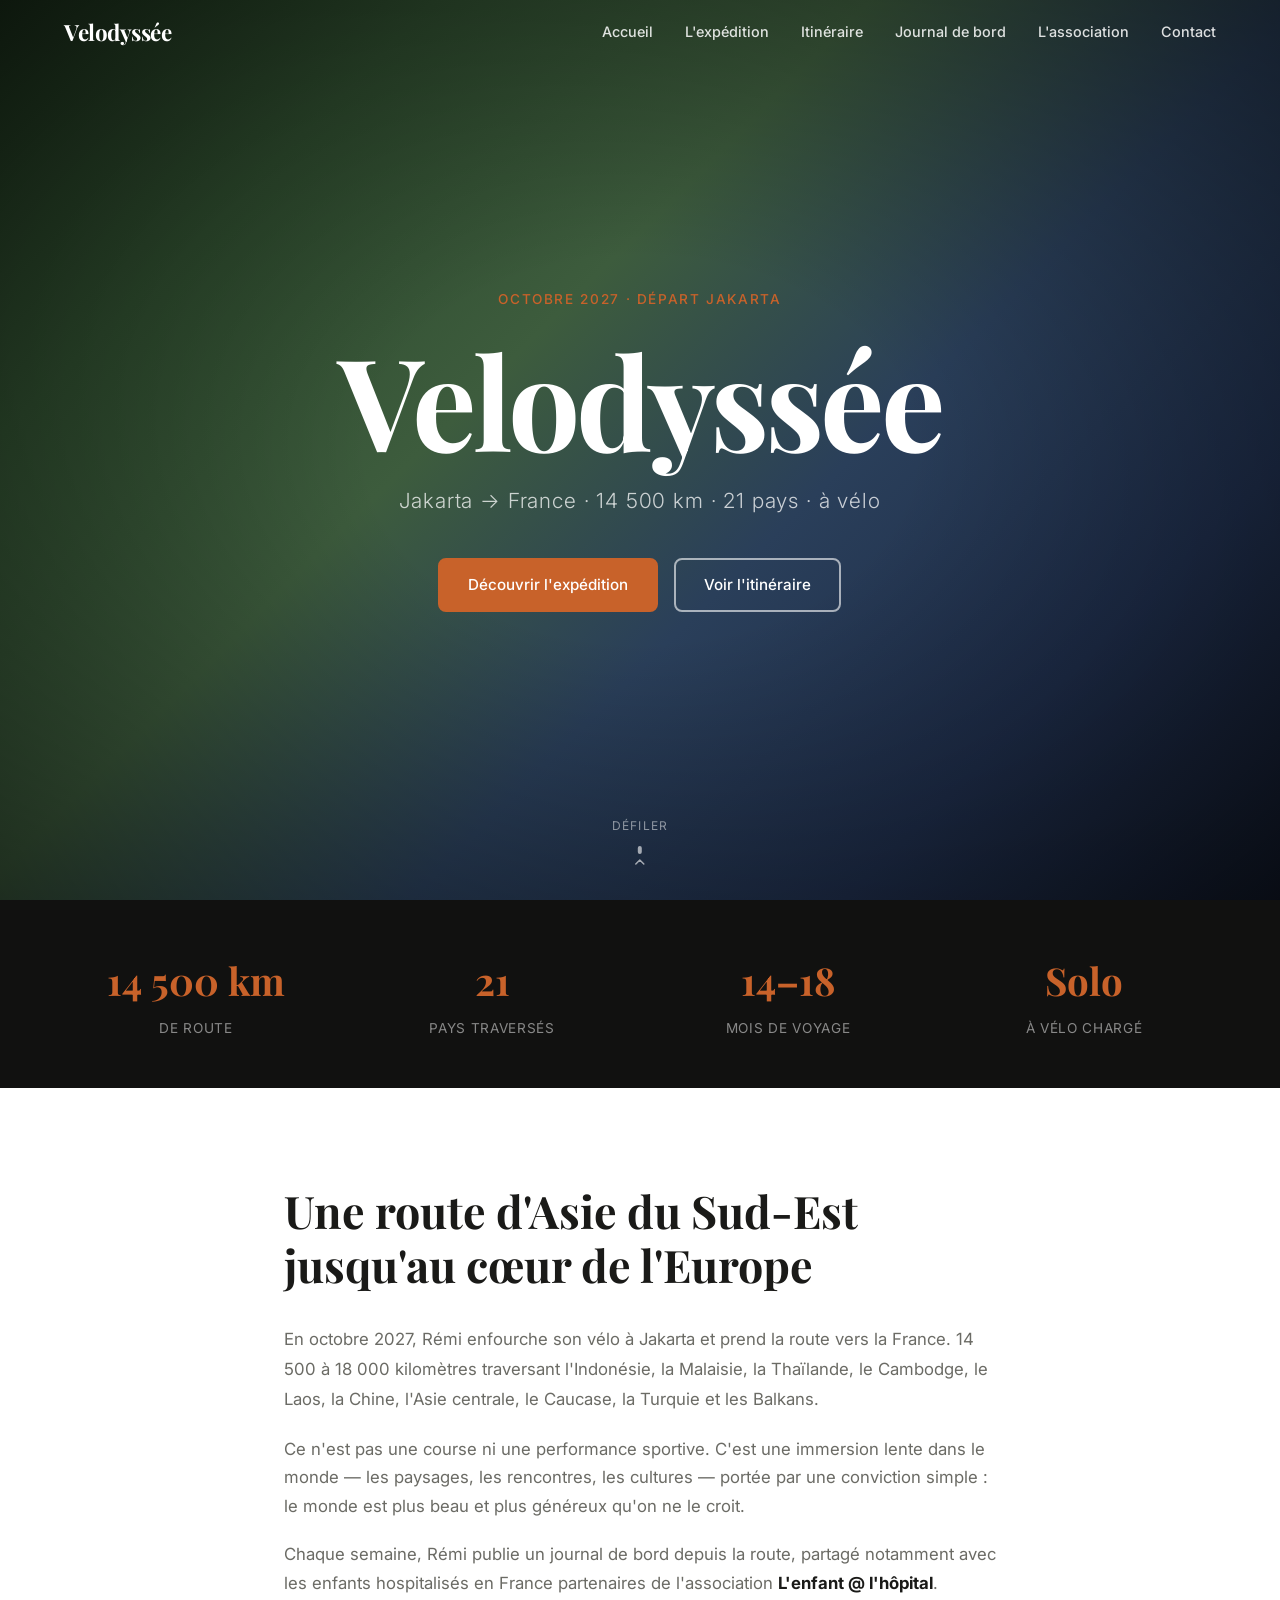
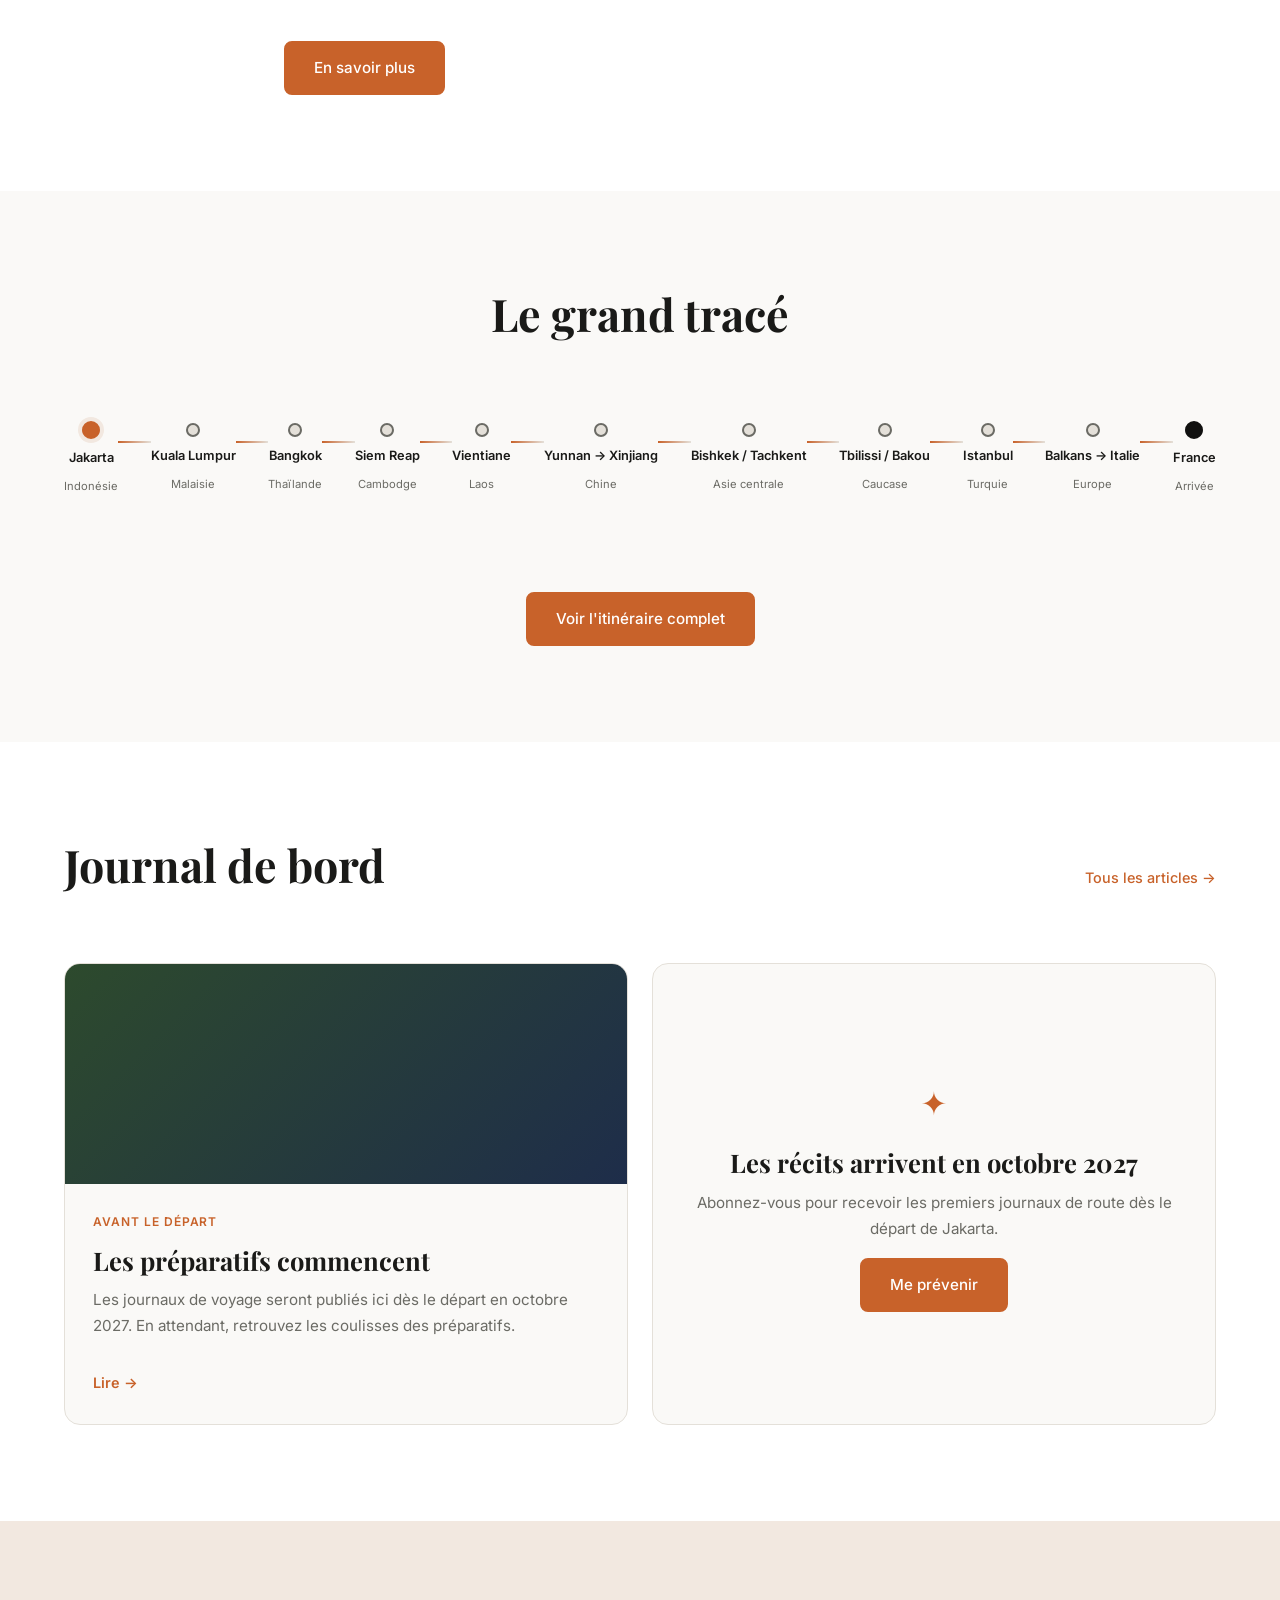
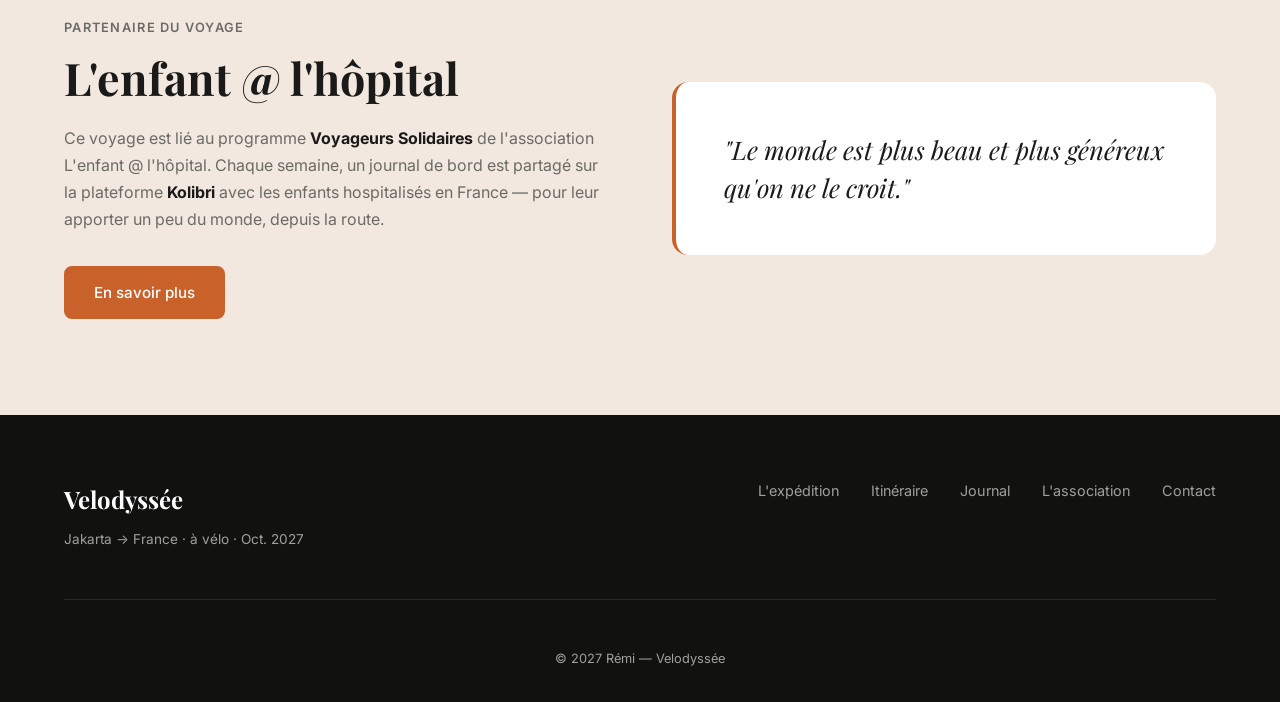
<file: index.html>
<!DOCTYPE html>
<html lang="fr">
<head>
  <meta charset="UTF-8" />
  <meta name="viewport" content="width=device-width, initial-scale=1.0" />
  <title>Velodyssée — Jakarta → France à vélo</title>
  <meta name="description" content="Velodyssée : une expédition cycliste solo de Jakarta, Indonésie, jusqu'en France. 14 500 km, 21 pays, 14 à 18 mois de route." />
  <link rel="preconnect" href="https://fonts.googleapis.com" />
  <link rel="preconnect" href="https://fonts.gstatic.com" crossorigin />
  <link href="https://fonts.googleapis.com/css2?family=Playfair+Display:ital,wght@0,400;0,700;1,400&family=Inter:wght@300;400;500;600&display=swap" rel="stylesheet" />
  <link rel="stylesheet" href="css/style.css" />
</head>
<body>

  <!-- NAV -->
  <nav class="nav" id="nav">
    <div class="nav-inner">
      <a href="index.html" class="nav-logo">Velodyssée</a>
      <button class="nav-toggle" aria-label="Menu" id="navToggle">
        <span></span><span></span><span></span>
      </button>
      <ul class="nav-links" id="navLinks">
        <li><a href="index.html">Accueil</a></li>
        <li><a href="voyage.html">L'expédition</a></li>
        <li><a href="itineraire.html">Itinéraire</a></li>
        <li><a href="blog/index.html">Journal de bord</a></li>
        <li><a href="asso.html">L'association</a></li>
        <li><a href="contact.html">Contact</a></li>
      </ul>
    </div>
  </nav>

  <!-- HERO -->
  <header class="hero">
    <div class="hero-bg">
      <div class="hero-overlay"></div>
    </div>
    <div class="hero-content">
      <p class="hero-eyebrow">Octobre 2027 · Départ Jakarta</p>
      <h1 class="hero-title">Velodyssée</h1>
      <p class="hero-subtitle">Jakarta → France · 14 500 km · 21 pays · à vélo</p>
      <div class="hero-ctas">
        <a href="voyage.html" class="btn btn-primary">Découvrir l'expédition</a>
        <a href="itineraire.html" class="btn btn-outline">Voir l'itinéraire</a>
      </div>
    </div>
    <div class="hero-scroll">
      <span>Défiler</span>
      <svg width="16" height="24" viewBox="0 0 16 24" fill="none"><rect x="6" y="2" width="4" height="8" rx="2" fill="white" opacity="0.6"/><path d="M8 16 L4 20 M8 16 L12 20" stroke="white" stroke-width="1.5" stroke-linecap="round" opacity="0.6"/></svg>
    </div>
  </header>

  <!-- STATS BAND -->
  <section class="stats-band">
    <div class="container">
      <div class="stats-grid">
        <div class="stat">
          <span class="stat-number">14 500 km</span>
          <span class="stat-label">de route</span>
        </div>
        <div class="stat">
          <span class="stat-number">21</span>
          <span class="stat-label">pays traversés</span>
        </div>
        <div class="stat">
          <span class="stat-number">14–18</span>
          <span class="stat-label">mois de voyage</span>
        </div>
        <div class="stat">
          <span class="stat-number">Solo</span>
          <span class="stat-label">à vélo chargé</span>
        </div>
      </div>
    </div>
  </section>

  <!-- INTRO -->
  <section class="section intro-section">
    <div class="container container-narrow">
      <h2 class="section-title">Une route d'Asie du Sud-Est jusqu'au cœur de l'Europe</h2>
      <p class="lead">En octobre 2027, Rémi enfourche son vélo à Jakarta et prend la route vers la France. 14 500 à 18 000 kilomètres traversant l'Indonésie, la Malaisie, la Thaïlande, le Cambodge, le Laos, la Chine, l'Asie centrale, le Caucase, la Turquie et les Balkans.</p>
      <p>Ce n'est pas une course ni une performance sportive. C'est une immersion lente dans le monde — les paysages, les rencontres, les cultures — portée par une conviction simple : le monde est plus beau et plus généreux qu'on ne le croit.</p>
      <p>Chaque semaine, Rémi publie un journal de bord depuis la route, partagé notamment avec les enfants hospitalisés en France partenaires de l'association <strong>L'enfant @ l'hôpital</strong>.</p>
      <a href="voyage.html" class="btn btn-primary">En savoir plus</a>
    </div>
  </section>

  <!-- ROUTE PREVIEW -->
  <section class="section route-section">
    <div class="container">
      <h2 class="section-title centered">Le grand tracé</h2>
      <div class="route-map-placeholder">
        <div class="route-dots">
          <div class="route-dot active">
            <span class="dot-label">Jakarta</span>
            <span class="dot-country">Indonésie</span>
          </div>
          <div class="route-line"></div>
          <div class="route-dot">
            <span class="dot-label">Kuala Lumpur</span>
            <span class="dot-country">Malaisie</span>
          </div>
          <div class="route-line"></div>
          <div class="route-dot">
            <span class="dot-label">Bangkok</span>
            <span class="dot-country">Thaïlande</span>
          </div>
          <div class="route-line"></div>
          <div class="route-dot">
            <span class="dot-label">Siem Reap</span>
            <span class="dot-country">Cambodge</span>
          </div>
          <div class="route-line"></div>
          <div class="route-dot">
            <span class="dot-label">Vientiane</span>
            <span class="dot-country">Laos</span>
          </div>
          <div class="route-line"></div>
          <div class="route-dot">
            <span class="dot-label">Yunnan → Xinjiang</span>
            <span class="dot-country">Chine</span>
          </div>
          <div class="route-line"></div>
          <div class="route-dot">
            <span class="dot-label">Bishkek / Tachkent</span>
            <span class="dot-country">Asie centrale</span>
          </div>
          <div class="route-line"></div>
          <div class="route-dot">
            <span class="dot-label">Tbilissi / Bakou</span>
            <span class="dot-country">Caucase</span>
          </div>
          <div class="route-line"></div>
          <div class="route-dot">
            <span class="dot-label">Istanbul</span>
            <span class="dot-country">Turquie</span>
          </div>
          <div class="route-line"></div>
          <div class="route-dot">
            <span class="dot-label">Balkans → Italie</span>
            <span class="dot-country">Europe</span>
          </div>
          <div class="route-line"></div>
          <div class="route-dot end">
            <span class="dot-label">France</span>
            <span class="dot-country">Arrivée</span>
          </div>
        </div>
      </div>
      <div class="centered" style="margin-top: 3rem;">
        <a href="itineraire.html" class="btn btn-primary">Voir l'itinéraire complet</a>
      </div>
    </div>
  </section>

  <!-- JOURNAL PREVIEW -->
  <section class="section blog-preview">
    <div class="container">
      <div class="section-header">
        <h2 class="section-title">Journal de bord</h2>
        <a href="blog/index.html" class="see-all">Tous les articles →</a>
      </div>
      <div class="cards-grid">
        <article class="card card-placeholder">
          <div class="card-img-placeholder"></div>
          <div class="card-body">
            <span class="card-tag">Avant le départ</span>
            <h3>Les préparatifs commencent</h3>
            <p>Les journaux de voyage seront publiés ici dès le départ en octobre 2027. En attendant, retrouvez les coulisses des préparatifs.</p>
            <a href="blog/index.html" class="card-link">Lire →</a>
          </div>
        </article>
        <article class="card card-placeholder card-coming">
          <div class="card-body centered">
            <div class="coming-soon-icon">✦</div>
            <h3>Les récits arrivent en octobre 2027</h3>
            <p>Abonnez-vous pour recevoir les premiers journaux de route dès le départ de Jakarta.</p>
            <a href="contact.html" class="btn btn-primary">Me prévenir</a>
          </div>
        </article>
      </div>
    </div>
  </section>

  <!-- ASSO BAND -->
  <section class="asso-band">
    <div class="container">
      <div class="asso-inner">
        <div class="asso-text">
          <p class="asso-eyebrow">Partenaire du voyage</p>
          <h2>L'enfant @ l'hôpital</h2>
          <p>Ce voyage est lié au programme <strong>Voyageurs Solidaires</strong> de l'association L'enfant @ l'hôpital. Chaque semaine, un journal de bord est partagé sur la plateforme <strong>Kolibri</strong> avec les enfants hospitalisés en France — pour leur apporter un peu du monde, depuis la route.</p>
          <a href="asso.html" class="btn btn-primary">En savoir plus</a>
        </div>
        <div class="asso-visual">
          <div class="asso-quote">
            <blockquote>
              "Le monde est plus beau et plus généreux qu'on ne le croit."
            </blockquote>
          </div>
        </div>
      </div>
    </div>
  </section>

  <!-- FOOTER -->
  <footer class="footer">
    <div class="container">
      <div class="footer-inner">
        <div class="footer-brand">
          <span class="footer-logo">Velodyssée</span>
          <p>Jakarta → France · à vélo · Oct. 2027</p>
        </div>
        <nav class="footer-nav">
          <a href="voyage.html">L'expédition</a>
          <a href="itineraire.html">Itinéraire</a>
          <a href="blog/index.html">Journal</a>
          <a href="asso.html">L'association</a>
          <a href="contact.html">Contact</a>
        </nav>
      </div>
      <div class="footer-bottom">
        <p>© 2027 Rémi — Velodyssée</p>
      </div>
    </div>
  </footer>

  <script src="js/main.js"></script>
</body>
</html>
</file>
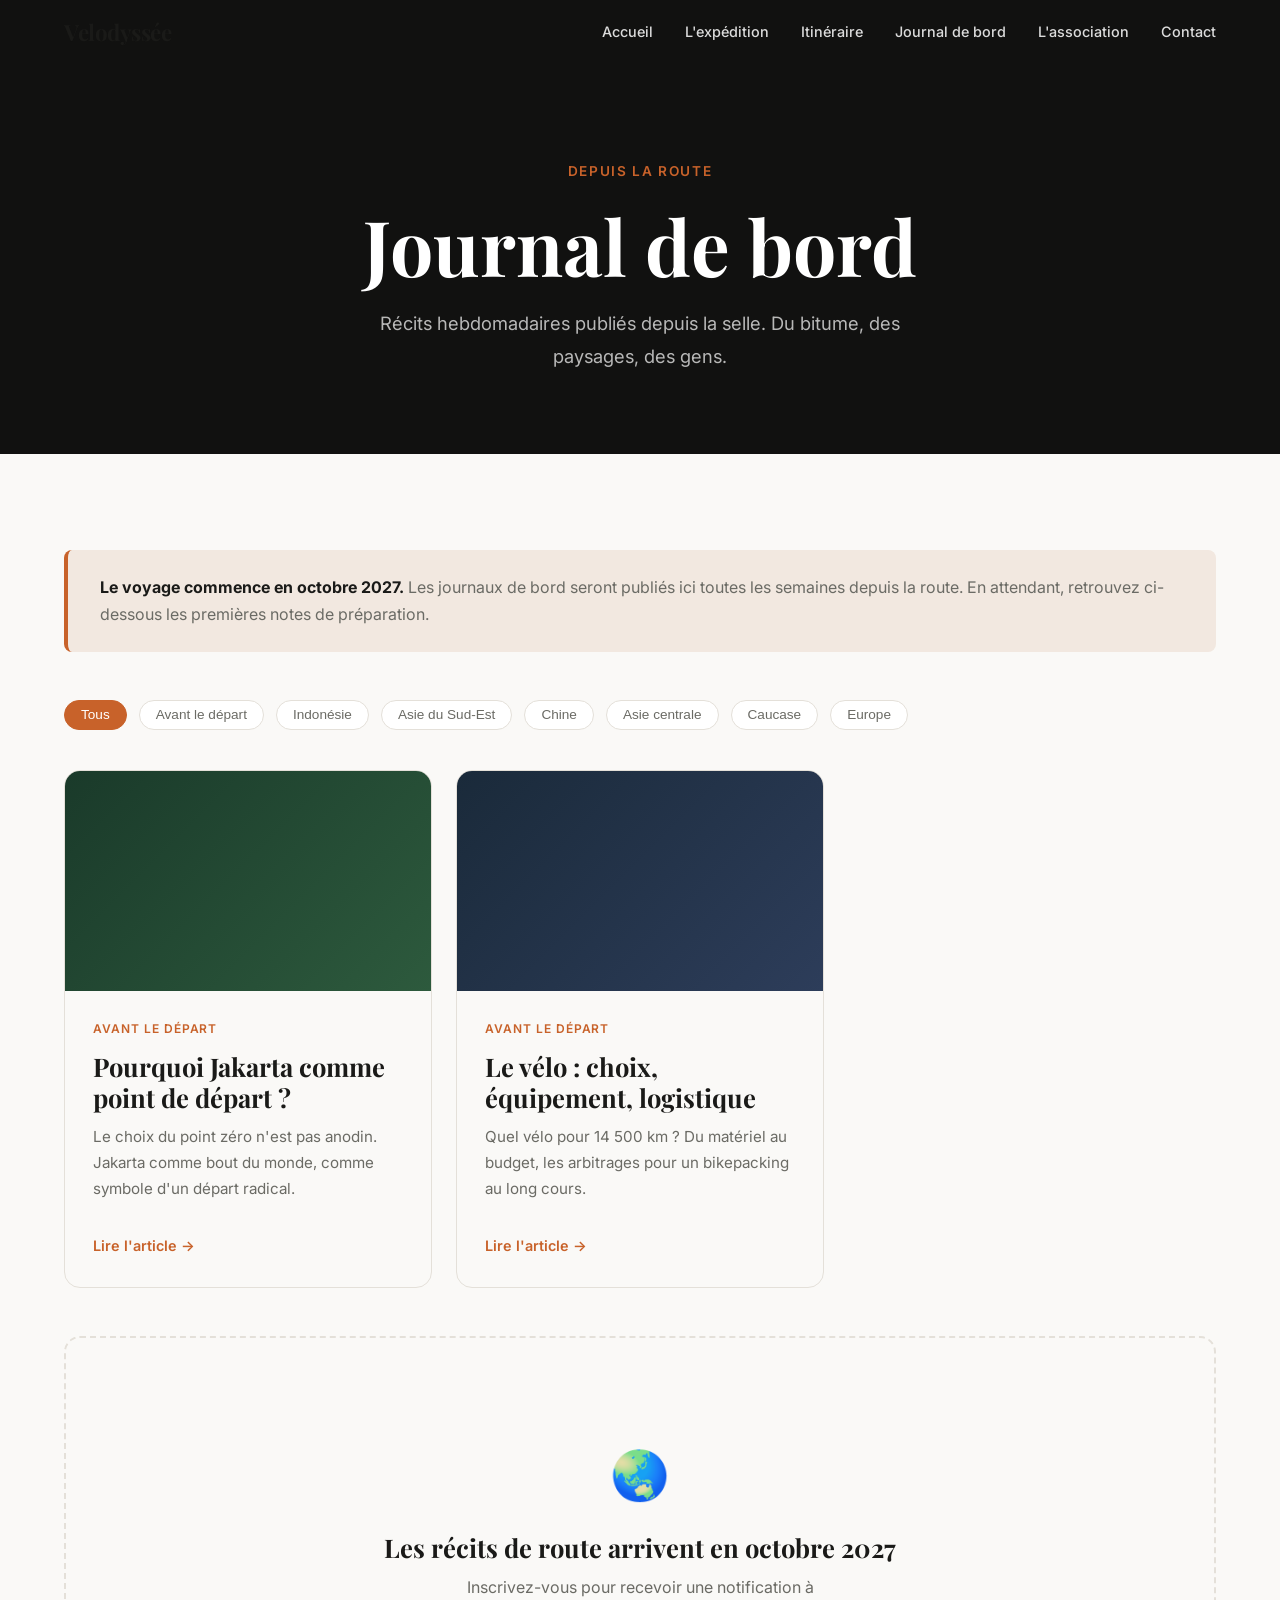
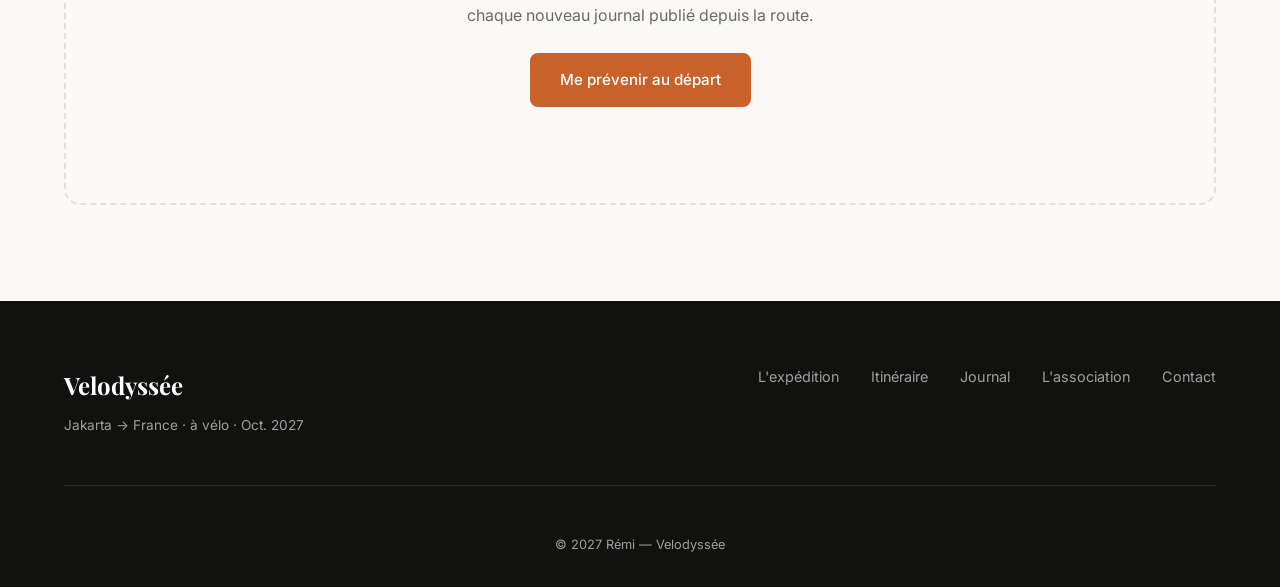
<file: blog/index.html>
<!DOCTYPE html>
<html lang="fr">
<head>
  <meta charset="UTF-8" />
  <meta name="viewport" content="width=device-width, initial-scale=1.0" />
  <title>Journal de bord — Velodyssée</title>
  <meta name="description" content="Les journaux de route de Velodyssée — récits hebdomadaires depuis la selle, de Jakarta jusqu'en France." />
  <link rel="preconnect" href="https://fonts.googleapis.com" />
  <link rel="preconnect" href="https://fonts.gstatic.com" crossorigin />
  <link href="https://fonts.googleapis.com/css2?family=Playfair+Display:ital,wght@0,400;0,700;1,400&family=Inter:wght@300;400;500;600&display=swap" rel="stylesheet" />
  <link rel="stylesheet" href="../css/style.css" />
  <style>
    .blog-hero-note {
      background: var(--color-accent-light);
      border-left: 4px solid var(--color-accent);
      border-radius: var(--radius);
      padding: 1.5rem 2rem;
      margin-bottom: 3rem;
    }
    .blog-hero-note p { margin: 0; color: var(--color-text-muted); }
    .blog-hero-note strong { color: var(--color-text); }
    .blog-filters {
      display: flex;
      gap: 0.75rem;
      margin-bottom: 2.5rem;
      flex-wrap: wrap;
    }
    .filter-btn {
      padding: 0.4rem 1rem;
      border-radius: 99px;
      border: 1px solid var(--color-border);
      font-size: 0.85rem;
      font-weight: 500;
      cursor: pointer;
      background: var(--color-surface);
      color: var(--color-text-muted);
      transition: all var(--transition);
    }
    .filter-btn.active, .filter-btn:hover {
      background: var(--color-accent);
      border-color: var(--color-accent);
      color: #fff;
    }
    .blog-coming {
      text-align: center;
      padding: 6rem 2rem;
      border: 2px dashed var(--color-border);
      border-radius: var(--radius-lg);
    }
    .blog-coming .coming-icon { font-size: 3rem; margin-bottom: 1rem; }
    .blog-coming h3 { margin-bottom: 0.75rem; }
    .blog-coming p { color: var(--color-text-muted); max-width: 400px; margin: 0 auto 1.5rem; }
  </style>
</head>
<body>

  <nav class="nav scrolled" id="nav">
    <div class="nav-inner">
      <a href="../index.html" class="nav-logo" style="color:var(--color-text)">Velodyssée</a>
      <button class="nav-toggle" aria-label="Menu" id="navToggle"><span></span><span></span><span></span></button>
      <ul class="nav-links" id="navLinks">
        <li><a href="../index.html">Accueil</a></li>
        <li><a href="../voyage.html">L'expédition</a></li>
        <li><a href="../itineraire.html">Itinéraire</a></li>
        <li><a href="index.html">Journal de bord</a></li>
        <li><a href="../asso.html">L'association</a></li>
        <li><a href="../contact.html">Contact</a></li>
      </ul>
    </div>
  </nav>

  <section class="page-hero">
    <div class="container">
      <p class="hero-eyebrow">Depuis la route</p>
      <h1>Journal de bord</h1>
      <p class="lead">Récits hebdomadaires publiés depuis la selle. Du bitume, des paysages, des gens.</p>
    </div>
  </section>

  <section class="section">
    <div class="container">

      <div class="blog-hero-note">
        <p><strong>Le voyage commence en octobre 2027.</strong> Les journaux de bord seront publiés ici toutes les semaines depuis la route. En attendant, retrouvez ci-dessous les premières notes de préparation.</p>
      </div>

      <div class="blog-filters">
        <button class="filter-btn active">Tous</button>
        <button class="filter-btn">Avant le départ</button>
        <button class="filter-btn">Indonésie</button>
        <button class="filter-btn">Asie du Sud-Est</button>
        <button class="filter-btn">Chine</button>
        <button class="filter-btn">Asie centrale</button>
        <button class="filter-btn">Caucase</button>
        <button class="filter-btn">Europe</button>
      </div>

      <!-- Pre-departure articles placeholder -->
      <div class="blog-grid" style="margin-bottom: 3rem;">
        <article class="card">
          <div class="card-img-placeholder" style="background:linear-gradient(135deg,#1a3a2a,#2d5a3d);"></div>
          <div class="card-body">
            <span class="card-tag">Avant le départ</span>
            <h3>Pourquoi Jakarta comme point de départ ?</h3>
            <p>Le choix du point zéro n'est pas anodin. Jakarta comme bout du monde, comme symbole d'un départ radical.</p>
            <a href="article-1.html" class="card-link">Lire l'article →</a>
          </div>
        </article>
        <article class="card">
          <div class="card-img-placeholder" style="background:linear-gradient(135deg,#1a2a3a,#2d3d5a);"></div>
          <div class="card-body">
            <span class="card-tag">Avant le départ</span>
            <h3>Le vélo : choix, équipement, logistique</h3>
            <p>Quel vélo pour 14 500 km ? Du matériel au budget, les arbitrages pour un bikepacking au long cours.</p>
            <a href="article-2.html" class="card-link">Lire l'article →</a>
          </div>
        </article>
      </div>

      <!-- Coming soon -->
      <div class="blog-coming">
        <div class="coming-icon">🌏</div>
        <h3>Les récits de route arrivent en octobre 2027</h3>
        <p>Inscrivez-vous pour recevoir une notification à chaque nouveau journal publié depuis la route.</p>
        <a href="../contact.html" class="btn btn-primary">Me prévenir au départ</a>
      </div>

    </div>
  </section>

  <footer class="footer">
    <div class="container">
      <div class="footer-inner">
        <div class="footer-brand">
          <span class="footer-logo">Velodyssée</span>
          <p>Jakarta → France · à vélo · Oct. 2027</p>
        </div>
        <nav class="footer-nav">
          <a href="../voyage.html">L'expédition</a>
          <a href="../itineraire.html">Itinéraire</a>
          <a href="index.html">Journal</a>
          <a href="../asso.html">L'association</a>
          <a href="../contact.html">Contact</a>
        </nav>
      </div>
      <div class="footer-bottom"><p>© 2027 Rémi — Velodyssée</p></div>
    </div>
  </footer>

  <script src="../js/main.js"></script>
</body>
</html>
</file>
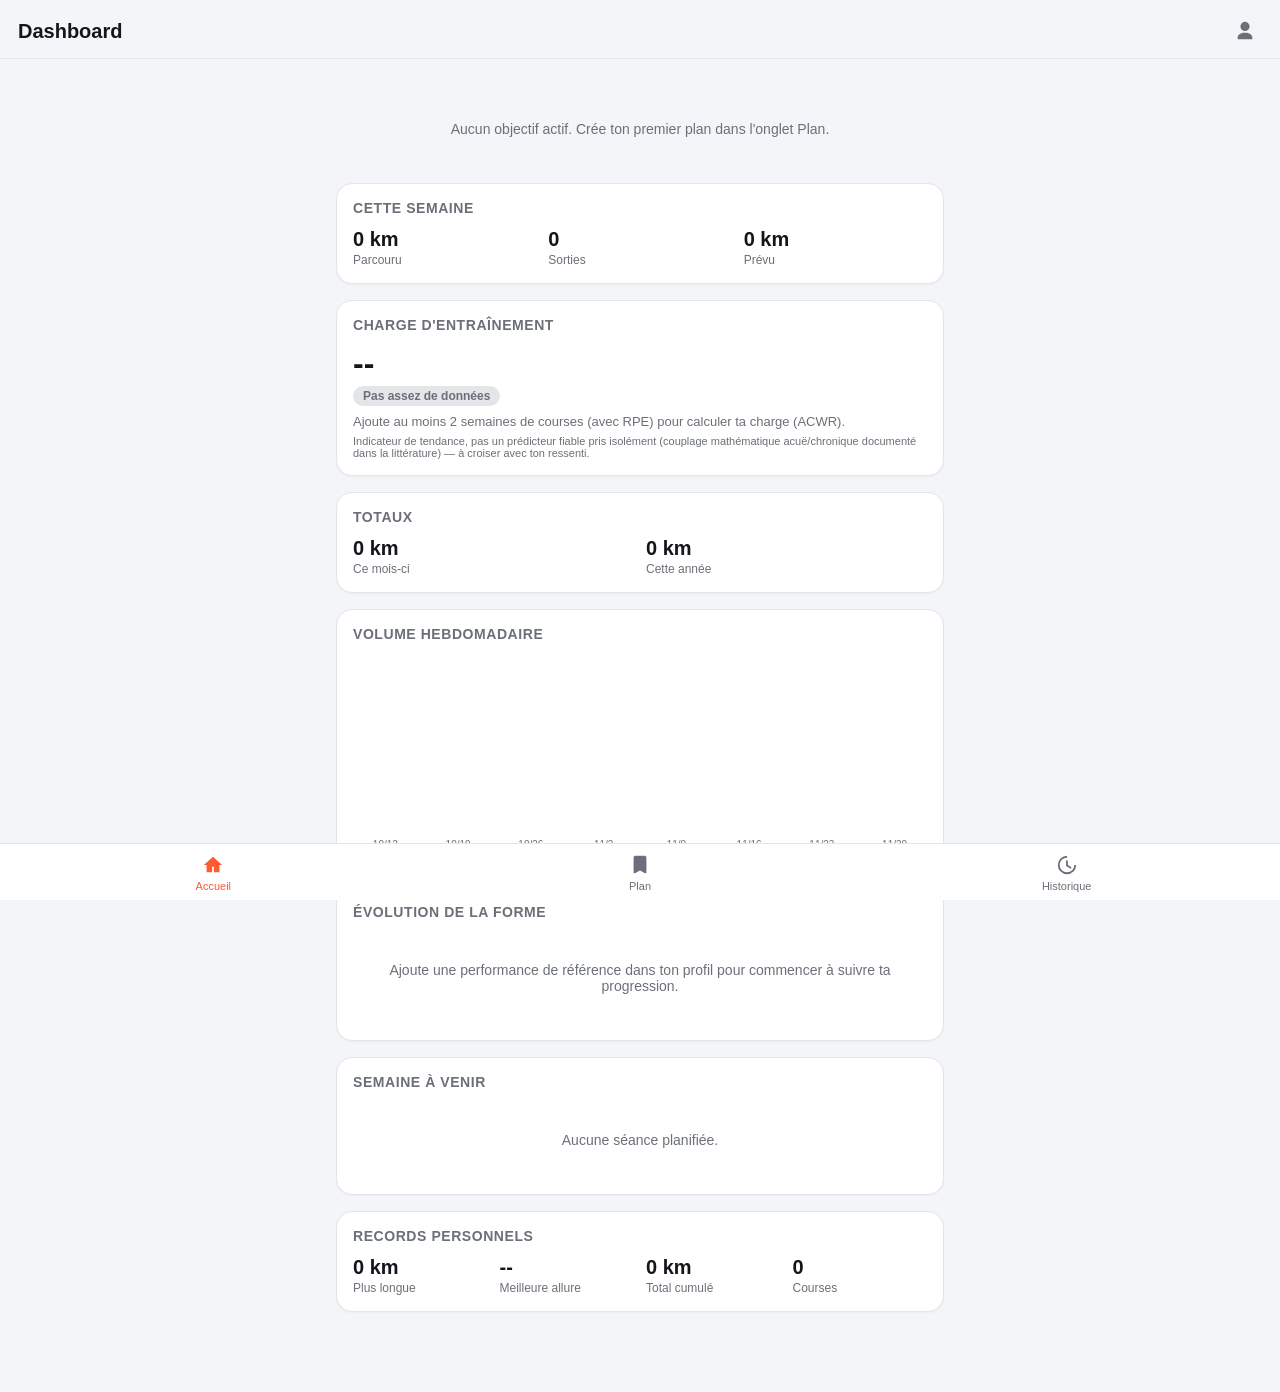
<file: running/index.html>
<!DOCTYPE html>
<html lang="fr">
<head>
<meta charset="UTF-8">
<meta name="viewport" content="width=device-width, initial-scale=1, viewport-fit=cover">
<title>RunPlan</title>
<meta name="theme-color" content="#FF5A36">
<meta name="description" content="Plan d'entraînement et historique de course à pied, privé et hors ligne.">
<link rel="manifest" href="manifest.json">
<link rel="icon" href="icons/icon-192.png">
<link rel="apple-touch-icon" href="icons/icon-192.png">
<meta name="apple-mobile-web-app-capable" content="yes">
<meta name="apple-mobile-web-app-status-bar-style" content="black-translucent">
<meta name="apple-mobile-web-app-title" content="RunPlan">
<link rel="stylesheet" href="css/style.css">
</head>
<body>

<header class="topbar">
  <span class="brand">
    <svg class="brand-logo" viewBox="0 0 24 24" width="22" height="22" aria-hidden="true">
      <circle cx="12" cy="12" r="9" fill="none" stroke="currentColor" stroke-width="2"></circle>
      <path d="M12 12 L12 6" stroke="currentColor" stroke-width="2" stroke-linecap="round"></path>
      <path d="M12 12 L16.5 9.5" stroke="currentColor" stroke-width="2" stroke-linecap="round"></path>
    </svg>
    RunPlan
  </span>
  <h1 id="view-title">Dashboard</h1>
  <button class="icon-btn" id="btn-profile" aria-label="Mon profil coureur">
    <svg viewBox="0 0 24 24" width="22" height="22"><path fill="currentColor" d="M12 12a5 5 0 1 0 0-10 5 5 0 0 0 0 10zm0 2c-4.4 0-8 2.2-8 5v2h16v-2c0-2.8-3.6-5-8-5z"/></svg>
  </button>
</header>

<main id="app">

  <!-- DASHBOARD -->
  <section class="view" id="view-dashboard" data-view="dashboard">
    <div id="today-banner-slot"></div>
    <div class="card-grid" id="goals-countdown"></div>

    <div class="card">
      <h2>Cette semaine</h2>
      <div class="stat-row" id="week-stats"></div>
    </div>

    <div class="card">
      <h2>Charge d'entraînement</h2>
      <div id="acwr-display"></div>
    </div>

    <div class="card">
      <h2>Totaux</h2>
      <div class="stat-row" id="totals-stats"></div>
    </div>

    <div class="card">
      <h2>Volume hebdomadaire</h2>
      <canvas id="week-chart" width="600" height="220" role="img" aria-label="Graphique du volume de course des 8 dernières semaines"></canvas>
    </div>

    <div class="card">
      <h2>Évolution de la forme</h2>
      <canvas id="trend-chart" width="600" height="160" role="img" aria-label="Évolution de l'allure seuil dans le temps"></canvas>
      <div id="trend-empty" class="empty-state" hidden>Ajoute plusieurs temps de référence dans le temps (profil ou courses) pour voir ta progression ici.</div>
    </div>

    <div class="card">
      <h2>Semaine à venir</h2>
      <div id="upcoming-week">Aucune séance planifiée.</div>
    </div>

    <div class="card">
      <h2>Records personnels</h2>
      <div class="stat-row" id="personal-records"></div>
    </div>
  </section>

  <!-- PLAN -->
  <section class="view" id="view-plan" data-view="plan" hidden>
    <div class="section-actions">
      <button class="btn btn-primary" id="btn-new-goal">+ Nouvel objectif</button>
    </div>
    <div id="goals-list"></div>
  </section>

  <!-- HISTORIQUE -->
  <section class="view" id="view-history" data-view="history" hidden>
    <div class="card">
      <h2>Statistiques globales</h2>
      <div class="stat-row" id="global-stats"></div>
    </div>
    <div class="section-actions">
      <button class="btn btn-primary" id="btn-new-run">+ Ajouter une course</button>
    </div>
    <div id="runs-list"></div>
  </section>

</main>

<nav class="tabbar">
  <button class="tab-btn active" data-view="dashboard" aria-label="Dashboard">
    <svg viewBox="0 0 24 24" width="22" height="22"><path fill="currentColor" d="M12 3 2 12h3v8h6v-6h2v6h6v-8h3z"/></svg>
    <span>Accueil</span>
  </button>
  <button class="tab-btn" data-view="plan" aria-label="Plan d'entraînement">
    <svg viewBox="0 0 24 24" width="22" height="22"><path fill="currentColor" d="M7 2h10a2 2 0 0 1 2 2v16a1 1 0 0 1-1.45.9L12 18l-5.55 2.9A1 1 0 0 1 5 20V4a2 2 0 0 1 2-2z"/></svg>
    <span>Plan</span>
  </button>
  <button class="tab-btn" data-view="history" aria-label="Historique">
    <svg viewBox="0 0 24 24" width="22" height="22"><path fill="currentColor" d="M12 2a10 10 0 1 0 10 10h-2a8 8 0 1 1-8-8V2z"/><path fill="currentColor" d="M12 3v2a7 7 0 1 1-7 7H3a9 9 0 1 0 9-9z" opacity="0"/><path fill="currentColor" d="M13 7h-2v6l5 3 1-1.6-4-2.4z"/></svg>
    <span>Historique</span>
  </button>
</nav>

<!-- GOAL FORM DIALOG -->
<dialog id="dlg-goal">
  <form method="dialog" id="form-goal" class="dlg-form">
    <h2>Nouvel objectif</h2>
    <label>Nom de l'objectif
      <input type="text" id="goal-name" placeholder="Ex: 10km de la ville" required>
    </label>
    <label>Type de course
      <select id="goal-sport">
        <option value="route">Route</option>
        <option value="trail">Trail</option>
      </select>
    </label>
    <label>Distance de la course (km)
      <input type="number" id="goal-distance" min="1" step="any" required>
    </label>
    <div class="field-group" id="goal-trail-fields" hidden>
      <label>D+ dénivelé positif (m)
        <input type="number" id="goal-elevation-gain" min="0" step="1">
      </label>
      <label>D- dénivelé négatif (m, optionnel)
        <input type="number" id="goal-elevation-loss" min="0" step="1">
      </label>
    </div>
    <label>Date de la course
      <input type="date" id="goal-date" required>
    </label>
    <label>Temps objectif (optionnel)
      <input type="text" id="goal-target-time" placeholder="hh:mm:ss ou mm:ss">
    </label>
    <label>Date de début du plan
      <input type="date" id="goal-start-date" required>
    </label>
    <label style="margin-bottom: -6px;">Jours d'entraînement (3 max)</label>
    <div class="day-picker" id="day-picker">
      <button type="button" class="day-btn" data-day="0">L</button>
      <button type="button" class="day-btn" data-day="1">M</button>
      <button type="button" class="day-btn" data-day="2">M</button>
      <button type="button" class="day-btn" data-day="3">J</button>
      <button type="button" class="day-btn" data-day="4">V</button>
      <button type="button" class="day-btn" data-day="5">S</button>
      <button type="button" class="day-btn" data-day="6">D</button>
    </div>
    <div class="dlg-actions">
      <button type="button" class="btn btn-ghost" data-close>Annuler</button>
      <button type="submit" class="btn btn-primary">Créer le plan</button>
    </div>
  </form>
</dialog>

<!-- SESSION DONE FORM DIALOG -->
<dialog id="dlg-session-done">
  <form method="dialog" id="form-session-done" class="dlg-form">
    <h2>Séance réalisée</h2>
    <p class="dlg-hint" id="session-done-target"></p>
    <input type="hidden" id="done-session-id">
    <label>Distance réelle (km)
      <input type="number" id="done-distance" min="0" step="any" required>
    </label>
    <label>Durée réelle (minutes)
      <input type="number" id="done-duration" min="0" step="1" required>
    </label>
    <label>Ressenti d'effort RPE (1-10)
      <input type="number" id="done-rpe" min="1" max="10" step="1" placeholder="1 = très facile, 10 = maximal">
    </label>
    <label>Notes (optionnel)
      <textarea id="done-notes" rows="2"></textarea>
    </label>
    <div class="dlg-actions">
      <button type="button" class="btn btn-ghost" data-close>Annuler</button>
      <button type="submit" class="btn btn-primary">Enregistrer</button>
    </div>
  </form>
</dialog>

<!-- RUN FORM DIALOG -->
<dialog id="dlg-run">
  <form method="dialog" id="form-run" class="dlg-form">
    <h2 id="run-dlg-title">Ajouter une course</h2>
    <input type="hidden" id="run-id">
    <label>Date
      <input type="date" id="run-date" required>
    </label>
    <label>Type de séance
      <select id="run-type">
        <option>Endurance fondamentale</option>
        <option>VMA</option>
        <option>Seuil</option>
        <option>Sortie longue</option>
        <option>Côtes</option>
        <option>Activation</option>
        <option>Récupération</option>
        <option>Course</option>
      </select>
    </label>
    <label>Distance (km)
      <input type="number" id="run-distance" min="0" step="any" required>
    </label>
    <label>Durée (minutes)
      <input type="number" id="run-duration" min="0" step="1" required>
    </label>
    <label>Ressenti d'effort RPE (1-10)
      <input type="number" id="run-rpe" min="1" max="10" step="1" placeholder="1 = très facile, 10 = maximal">
    </label>
    <label>Dénivelé (m, optionnel)
      <input type="number" id="run-elevation" min="0" step="1">
    </label>
    <label class="checkbox-label" id="run-ref-row" hidden>
      <input type="checkbox" id="run-is-ref" checked>
      <span id="run-ref-label">Utiliser comme nouveau temps de référence</span>
    </label>
    <label>Notes (optionnel)
      <textarea id="run-notes" rows="2"></textarea>
    </label>
    <div class="dlg-actions">
      <button type="button" class="btn btn-danger" id="btn-delete-run" hidden>Supprimer</button>
      <button type="button" class="btn btn-ghost" data-close>Annuler</button>
      <button type="submit" class="btn btn-primary">Enregistrer</button>
    </div>
  </form>
</dialog>

<!-- PROFILE DIALOG -->
<dialog id="dlg-profile">
  <form method="dialog" id="form-profile" class="dlg-form">
    <h2>Mon profil coureur</h2>
    <p class="dlg-hint">Ton VDOT (indice de capacité aérobie, modèle Daniels) sert de base au calcul de toutes tes allures d'entraînement (zones E/M/T/I/R). Il est estimé depuis tes performances de référence ci-dessous ; renseigne-le directement seulement si tu le connais déjà (calculateur externe).</p>
    <label>VDOT connu (optionnel, avancé)
      <input type="number" id="profile-vma" min="0" step="0.1" placeholder="Ex: 45">
    </label>
    <p class="dlg-hint">Performances de référence entre 1,5 et 50km, effort maximal (utilisées si le VDOT n'est pas renseigné directement). Ajoutes-en plusieurs sur des distances différentes (1km, 5km, 10km...) pour un calcul plus précis — idéalement de moins de 6 semaines, à retester à cette fréquence.</p>
    <div id="perf-list"></div>
    <div class="field-group perf-add-row">
      <label>Distance (km)
        <input type="number" id="perf-add-distance" min="0" step="any" placeholder="Ex: 10">
      </label>
      <label>Temps
        <input type="text" id="perf-add-time" placeholder="hh:mm:ss ou mm:ss">
      </label>
      <label>Date
        <input type="date" id="perf-add-date">
      </label>
      <button type="button" class="btn btn-ghost btn-small" id="btn-add-perf">+ Ajouter cette performance</button>
    </div>
    <label>Plus longue sortie actuelle (km)
      <input type="number" id="profile-long-run" min="0" step="any" placeholder="Ex: 12">
    </label>
    <label>Volume hebdomadaire actuel (km/semaine, optionnel)
      <input type="number" id="profile-weekly-volume" min="0" step="any" placeholder="Ex: 30">
    </label>
    <p class="dlg-hint">Ton volume actuel calibre le volume des séances (VMA/Seuil/sortie longue) sur tout le plan. Ton niveau ajuste la vitesse de progression semaine après semaine.</p>
    <label>Niveau
      <select id="profile-level">
        <option value="debutant">Débutant</option>
        <option value="intermediaire">Intermédiaire</option>
        <option value="confirme">Confirmé</option>
      </select>
    </label>
    <label>Poids corporel (kg, optionnel)
      <input type="number" id="profile-bodyweight" min="0" step="any" placeholder="Ex: 65">
    </label>
    <p class="dlg-hint">Utilisé uniquement pour les repères nutrition ci-dessous (ISSN) — glucides/protéines/lipides par jour.</p>

    <div id="vma-preview" class="zones-grid"></div>

    <div class="dlg-actions">
      <button type="button" class="btn btn-ghost" data-close>Annuler</button>
      <button type="submit" class="btn btn-primary">Enregistrer</button>
    </div>
  </form>
</dialog>

<script src="js/app.js"></script>
</body>
</html>
</file>
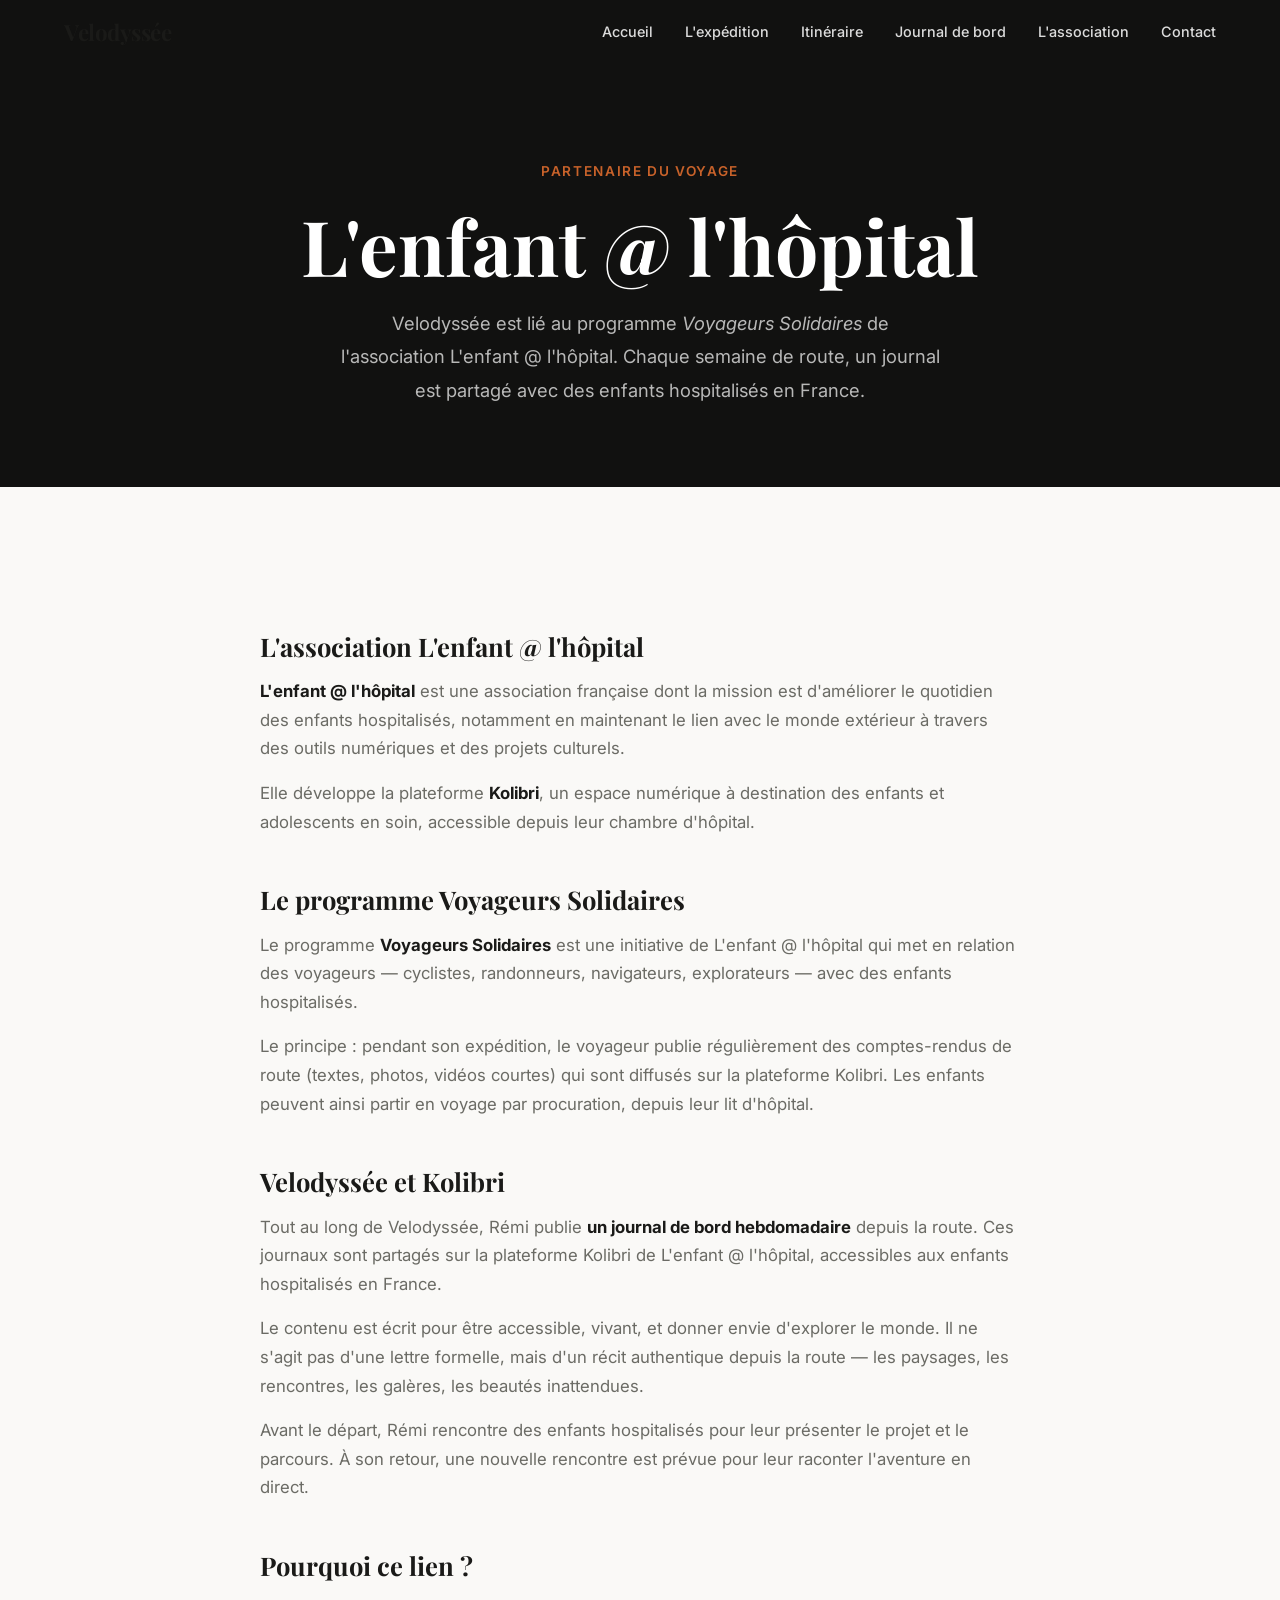
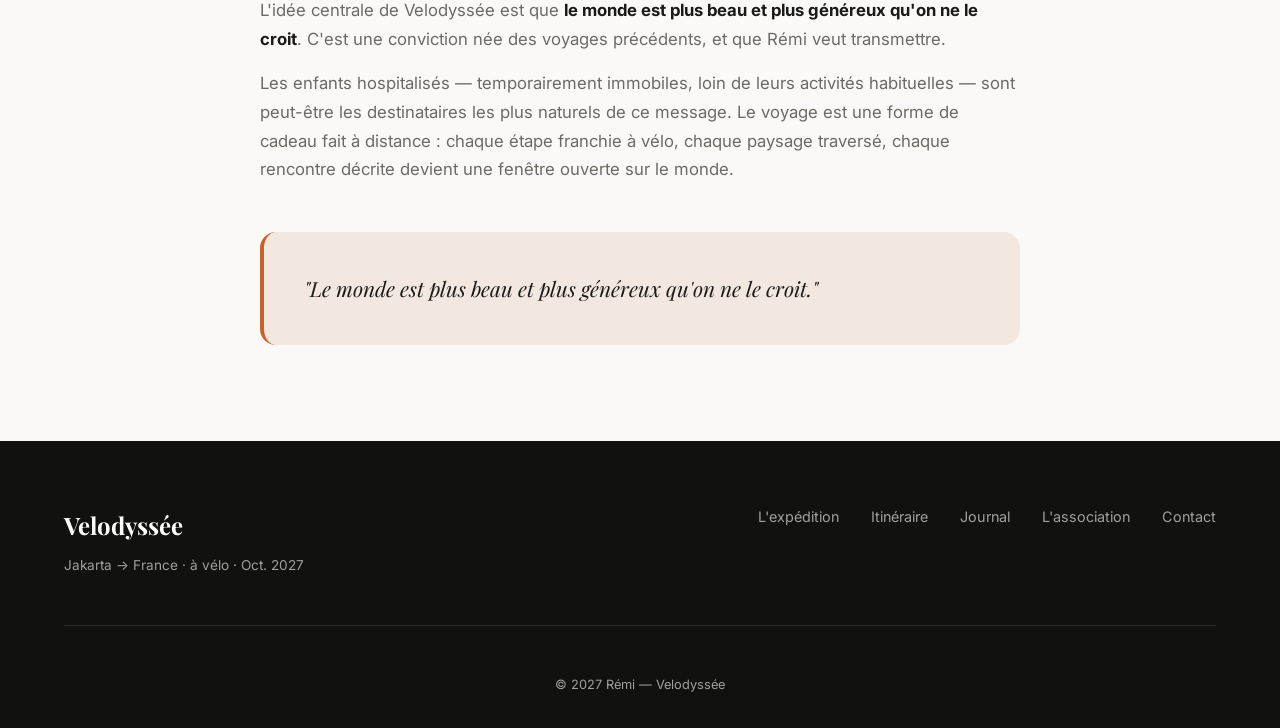
<file: asso.html>
<!DOCTYPE html>
<html lang="fr">
<head>
  <meta charset="UTF-8" />
  <meta name="viewport" content="width=device-width, initial-scale=1.0" />
  <title>L'association — Velodyssée</title>
  <meta name="description" content="Velodyssée est lié au programme Voyageurs Solidaires de l'association L'enfant @ l'hôpital — partage de journaux de bord avec les enfants hospitalisés via la plateforme Kolibri." />
  <link rel="preconnect" href="https://fonts.googleapis.com" />
  <link rel="preconnect" href="https://fonts.gstatic.com" crossorigin />
  <link href="https://fonts.googleapis.com/css2?family=Playfair+Display:ital,wght@0,400;0,700;1,400&family=Inter:wght@300;400;500;600&display=swap" rel="stylesheet" />
  <link rel="stylesheet" href="css/style.css" />
</head>
<body>

  <nav class="nav scrolled" id="nav">
    <div class="nav-inner">
      <a href="index.html" class="nav-logo" style="color:var(--color-text)">Velodyssée</a>
      <button class="nav-toggle" aria-label="Menu" id="navToggle"><span></span><span></span><span></span></button>
      <ul class="nav-links" id="navLinks">
        <li><a href="index.html">Accueil</a></li>
        <li><a href="voyage.html">L'expédition</a></li>
        <li><a href="itineraire.html">Itinéraire</a></li>
        <li><a href="blog/index.html">Journal de bord</a></li>
        <li><a href="asso.html">L'association</a></li>
        <li><a href="contact.html">Contact</a></li>
      </ul>
    </div>
  </nav>

  <section class="page-hero">
    <div class="container">
      <p class="hero-eyebrow">Partenaire du voyage</p>
      <h1>L'enfant @ l'hôpital</h1>
      <p class="lead">Velodyssée est lié au programme <em>Voyageurs Solidaires</em> de l'association L'enfant @ l'hôpital. Chaque semaine de route, un journal est partagé avec des enfants hospitalisés en France.</p>
    </div>
  </section>

  <section class="section">
    <div class="container">
      <div class="prose">

        <h2>L'association L'enfant @ l'hôpital</h2>
        <p><strong>L'enfant @ l'hôpital</strong> est une association française dont la mission est d'améliorer le quotidien des enfants hospitalisés, notamment en maintenant le lien avec le monde extérieur à travers des outils numériques et des projets culturels.</p>
        <p>Elle développe la plateforme <strong>Kolibri</strong>, un espace numérique à destination des enfants et adolescents en soin, accessible depuis leur chambre d'hôpital.</p>

        <h2>Le programme Voyageurs Solidaires</h2>
        <p>Le programme <strong>Voyageurs Solidaires</strong> est une initiative de L'enfant @ l'hôpital qui met en relation des voyageurs — cyclistes, randonneurs, navigateurs, explorateurs — avec des enfants hospitalisés.</p>
        <p>Le principe : pendant son expédition, le voyageur publie régulièrement des comptes-rendus de route (textes, photos, vidéos courtes) qui sont diffusés sur la plateforme Kolibri. Les enfants peuvent ainsi partir en voyage par procuration, depuis leur lit d'hôpital.</p>

        <h2>Velodyssée et Kolibri</h2>
        <p>Tout au long de Velodyssée, Rémi publie <strong>un journal de bord hebdomadaire</strong> depuis la route. Ces journaux sont partagés sur la plateforme Kolibri de L'enfant @ l'hôpital, accessibles aux enfants hospitalisés en France.</p>
        <p>Le contenu est écrit pour être accessible, vivant, et donner envie d'explorer le monde. Il ne s'agit pas d'une lettre formelle, mais d'un récit authentique depuis la route — les paysages, les rencontres, les galères, les beautés inattendues.</p>
        <p>Avant le départ, Rémi rencontre des enfants hospitalisés pour leur présenter le projet et le parcours. À son retour, une nouvelle rencontre est prévue pour leur raconter l'aventure en direct.</p>

        <h2>Pourquoi ce lien ?</h2>
        <p>L'idée centrale de Velodyssée est que <strong>le monde est plus beau et plus généreux qu'on ne le croit</strong>. C'est une conviction née des voyages précédents, et que Rémi veut transmettre.</p>
        <p>Les enfants hospitalisés — temporairement immobiles, loin de leurs activités habituelles — sont peut-être les destinataires les plus naturels de ce message. Le voyage est une forme de cadeau fait à distance : chaque étape franchie à vélo, chaque paysage traversé, chaque rencontre décrite devient une fenêtre ouverte sur le monde.</p>

        <div style="background:var(--color-accent-light); border-radius:var(--radius-lg); padding:2.5rem; margin-top:3rem; border-left:4px solid var(--color-accent);">
          <blockquote style="font-family:var(--font-display); font-style:italic; font-size:1.3rem; line-height:1.6; color:var(--color-text); margin:0;">
            "Le monde est plus beau et plus généreux qu'on ne le croit."
          </blockquote>
        </div>

      </div>
    </div>
  </section>

  <footer class="footer">
    <div class="container">
      <div class="footer-inner">
        <div class="footer-brand">
          <span class="footer-logo">Velodyssée</span>
          <p>Jakarta → France · à vélo · Oct. 2027</p>
        </div>
        <nav class="footer-nav">
          <a href="voyage.html">L'expédition</a>
          <a href="itineraire.html">Itinéraire</a>
          <a href="blog/index.html">Journal</a>
          <a href="asso.html">L'association</a>
          <a href="contact.html">Contact</a>
        </nav>
      </div>
      <div class="footer-bottom"><p>© 2027 Rémi — Velodyssée</p></div>
    </div>
  </footer>

  <script src="js/main.js"></script>
</body>
</html>
</file>
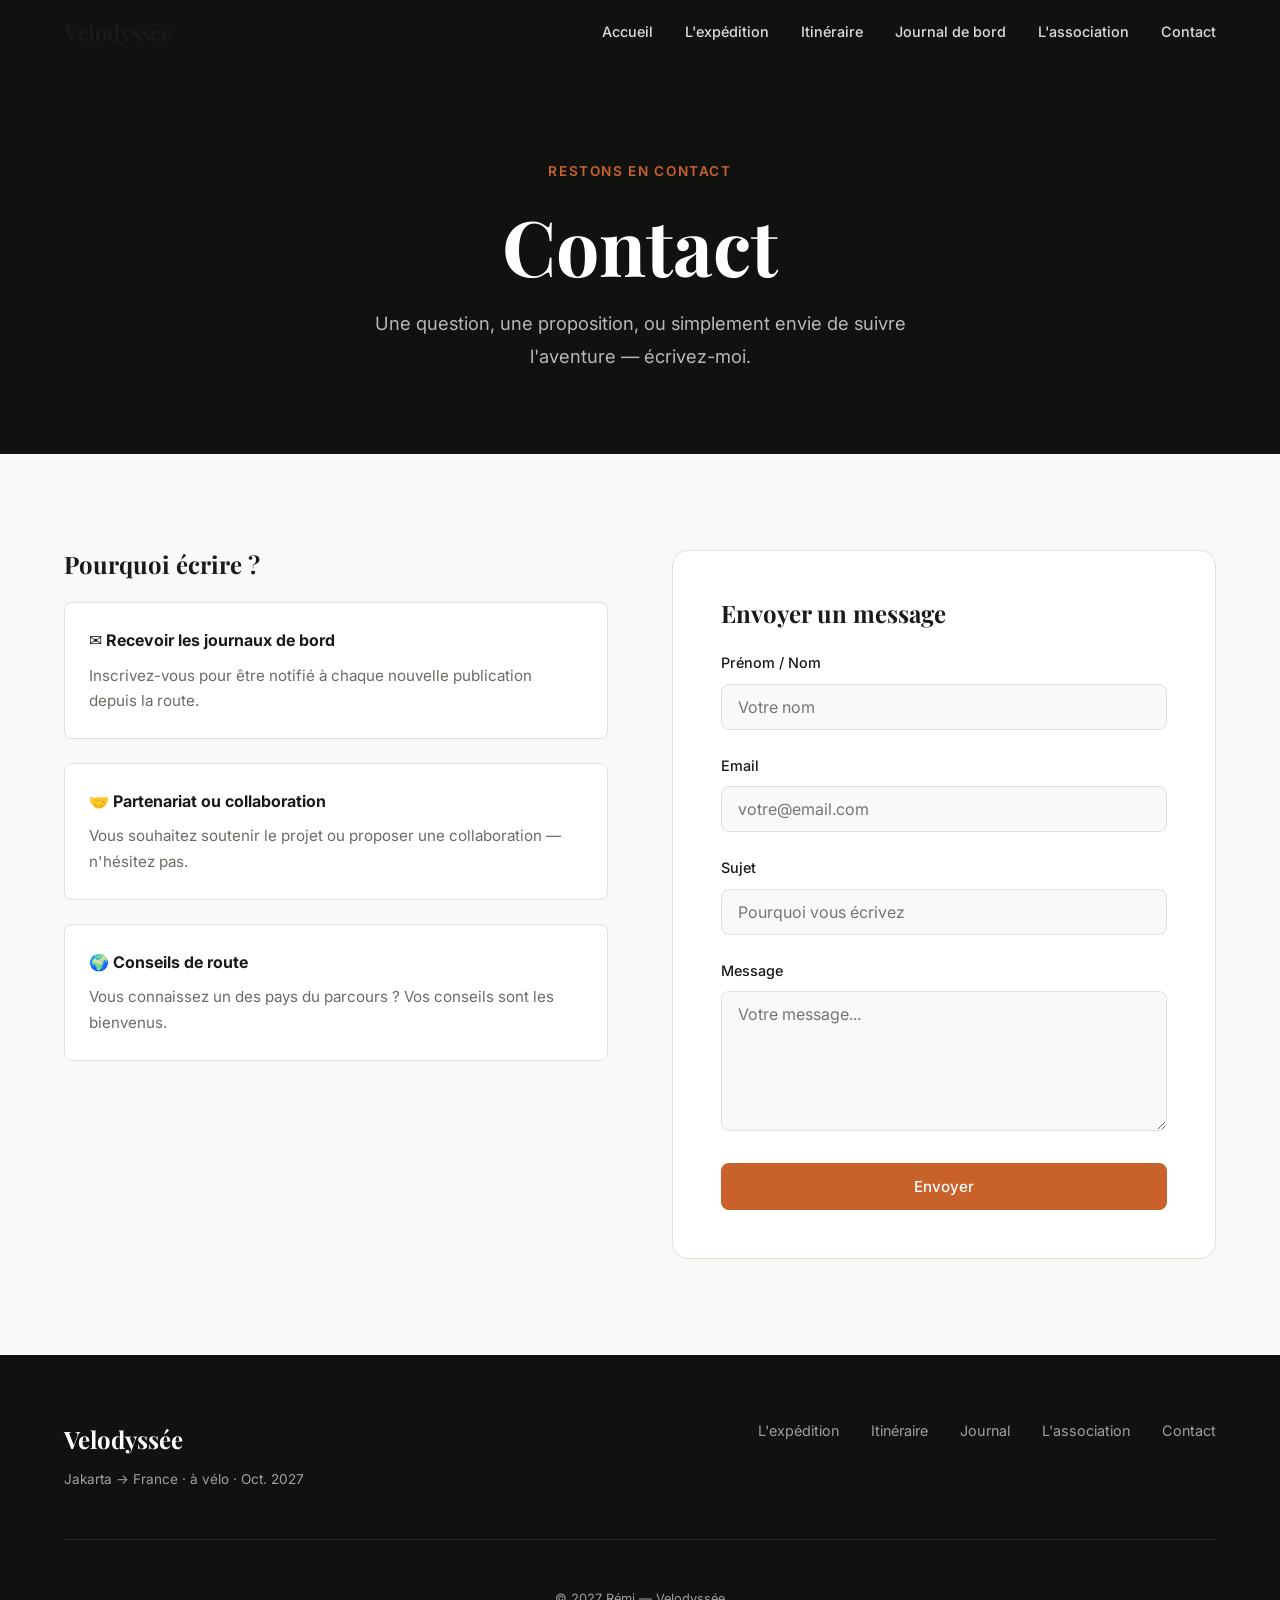
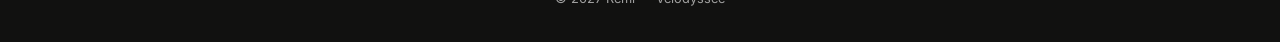
<file: contact.html>
<!DOCTYPE html>
<html lang="fr">
<head>
  <meta charset="UTF-8" />
  <meta name="viewport" content="width=device-width, initial-scale=1.0" />
  <title>Contact — Velodyssée</title>
  <meta name="description" content="Contacter Rémi à propos de Velodyssée — ou s'inscrire pour recevoir les journaux de bord dès le départ." />
  <link rel="preconnect" href="https://fonts.googleapis.com" />
  <link rel="preconnect" href="https://fonts.gstatic.com" crossorigin />
  <link href="https://fonts.googleapis.com/css2?family=Playfair+Display:ital,wght@0,400;0,700;1,400&family=Inter:wght@300;400;500;600&display=swap" rel="stylesheet" />
  <link rel="stylesheet" href="css/style.css" />
</head>
<body>

  <nav class="nav scrolled" id="nav">
    <div class="nav-inner">
      <a href="index.html" class="nav-logo" style="color:var(--color-text)">Velodyssée</a>
      <button class="nav-toggle" aria-label="Menu" id="navToggle"><span></span><span></span><span></span></button>
      <ul class="nav-links" id="navLinks">
        <li><a href="index.html">Accueil</a></li>
        <li><a href="voyage.html">L'expédition</a></li>
        <li><a href="itineraire.html">Itinéraire</a></li>
        <li><a href="blog/index.html">Journal de bord</a></li>
        <li><a href="asso.html">L'association</a></li>
        <li><a href="contact.html">Contact</a></li>
      </ul>
    </div>
  </nav>

  <section class="page-hero">
    <div class="container">
      <p class="hero-eyebrow">Restons en contact</p>
      <h1>Contact</h1>
      <p class="lead">Une question, une proposition, ou simplement envie de suivre l'aventure — écrivez-moi.</p>
    </div>
  </section>

  <section class="section">
    <div class="container">
      <div style="display:grid; grid-template-columns:1fr 1fr; gap:4rem; align-items:start;">

        <div>
          <h2 style="font-size:1.5rem; margin-bottom:1.5rem;">Pourquoi écrire ?</h2>
          <div style="display:flex; flex-direction:column; gap:1.5rem;">
            <div style="padding:1.5rem; background:var(--color-surface); border-radius:var(--radius); border:1px solid var(--color-border);">
              <strong style="display:block; margin-bottom:0.5rem;">✉ Recevoir les journaux de bord</strong>
              <p style="margin:0; color:var(--color-text-muted); font-size:0.95rem;">Inscrivez-vous pour être notifié à chaque nouvelle publication depuis la route.</p>
            </div>
            <div style="padding:1.5rem; background:var(--color-surface); border-radius:var(--radius); border:1px solid var(--color-border);">
              <strong style="display:block; margin-bottom:0.5rem;">🤝 Partenariat ou collaboration</strong>
              <p style="margin:0; color:var(--color-text-muted); font-size:0.95rem;">Vous souhaitez soutenir le projet ou proposer une collaboration — n'hésitez pas.</p>
            </div>
            <div style="padding:1.5rem; background:var(--color-surface); border-radius:var(--radius); border:1px solid var(--color-border);">
              <strong style="display:block; margin-bottom:0.5rem;">🌍 Conseils de route</strong>
              <p style="margin:0; color:var(--color-text-muted); font-size:0.95rem;">Vous connaissez un des pays du parcours ? Vos conseils sont les bienvenus.</p>
            </div>
          </div>
        </div>

        <div>
          <div class="contact-form">
            <h2 style="font-size:1.5rem; margin-bottom:1.5rem;">Envoyer un message</h2>
            <form id="contactForm">
              <div class="form-group">
                <label for="name">Prénom / Nom</label>
                <input type="text" id="name" name="name" placeholder="Votre nom" required />
              </div>
              <div class="form-group">
                <label for="email">Email</label>
                <input type="email" id="email" name="email" placeholder="votre@email.com" required />
              </div>
              <div class="form-group">
                <label for="sujet">Sujet</label>
                <input type="text" id="sujet" name="sujet" placeholder="Pourquoi vous écrivez" />
              </div>
              <div class="form-group">
                <label for="message">Message</label>
                <textarea id="message" name="message" placeholder="Votre message..." required></textarea>
              </div>
              <button type="submit" class="btn btn-primary" style="width:100%;">Envoyer</button>
            </form>
          </div>
        </div>

      </div>
    </div>
  </section>

  <footer class="footer">
    <div class="container">
      <div class="footer-inner">
        <div class="footer-brand">
          <span class="footer-logo">Velodyssée</span>
          <p>Jakarta → France · à vélo · Oct. 2027</p>
        </div>
        <nav class="footer-nav">
          <a href="voyage.html">L'expédition</a>
          <a href="itineraire.html">Itinéraire</a>
          <a href="blog/index.html">Journal</a>
          <a href="asso.html">L'association</a>
          <a href="contact.html">Contact</a>
        </nav>
      </div>
      <div class="footer-bottom"><p>© 2027 Rémi — Velodyssée</p></div>
    </div>
  </footer>

  <script src="js/main.js"></script>
  <style>
    @media (max-width: 768px) {
      section.section > .container > div { grid-template-columns: 1fr !important; }
    }
  </style>
</body>
</html>
</file>
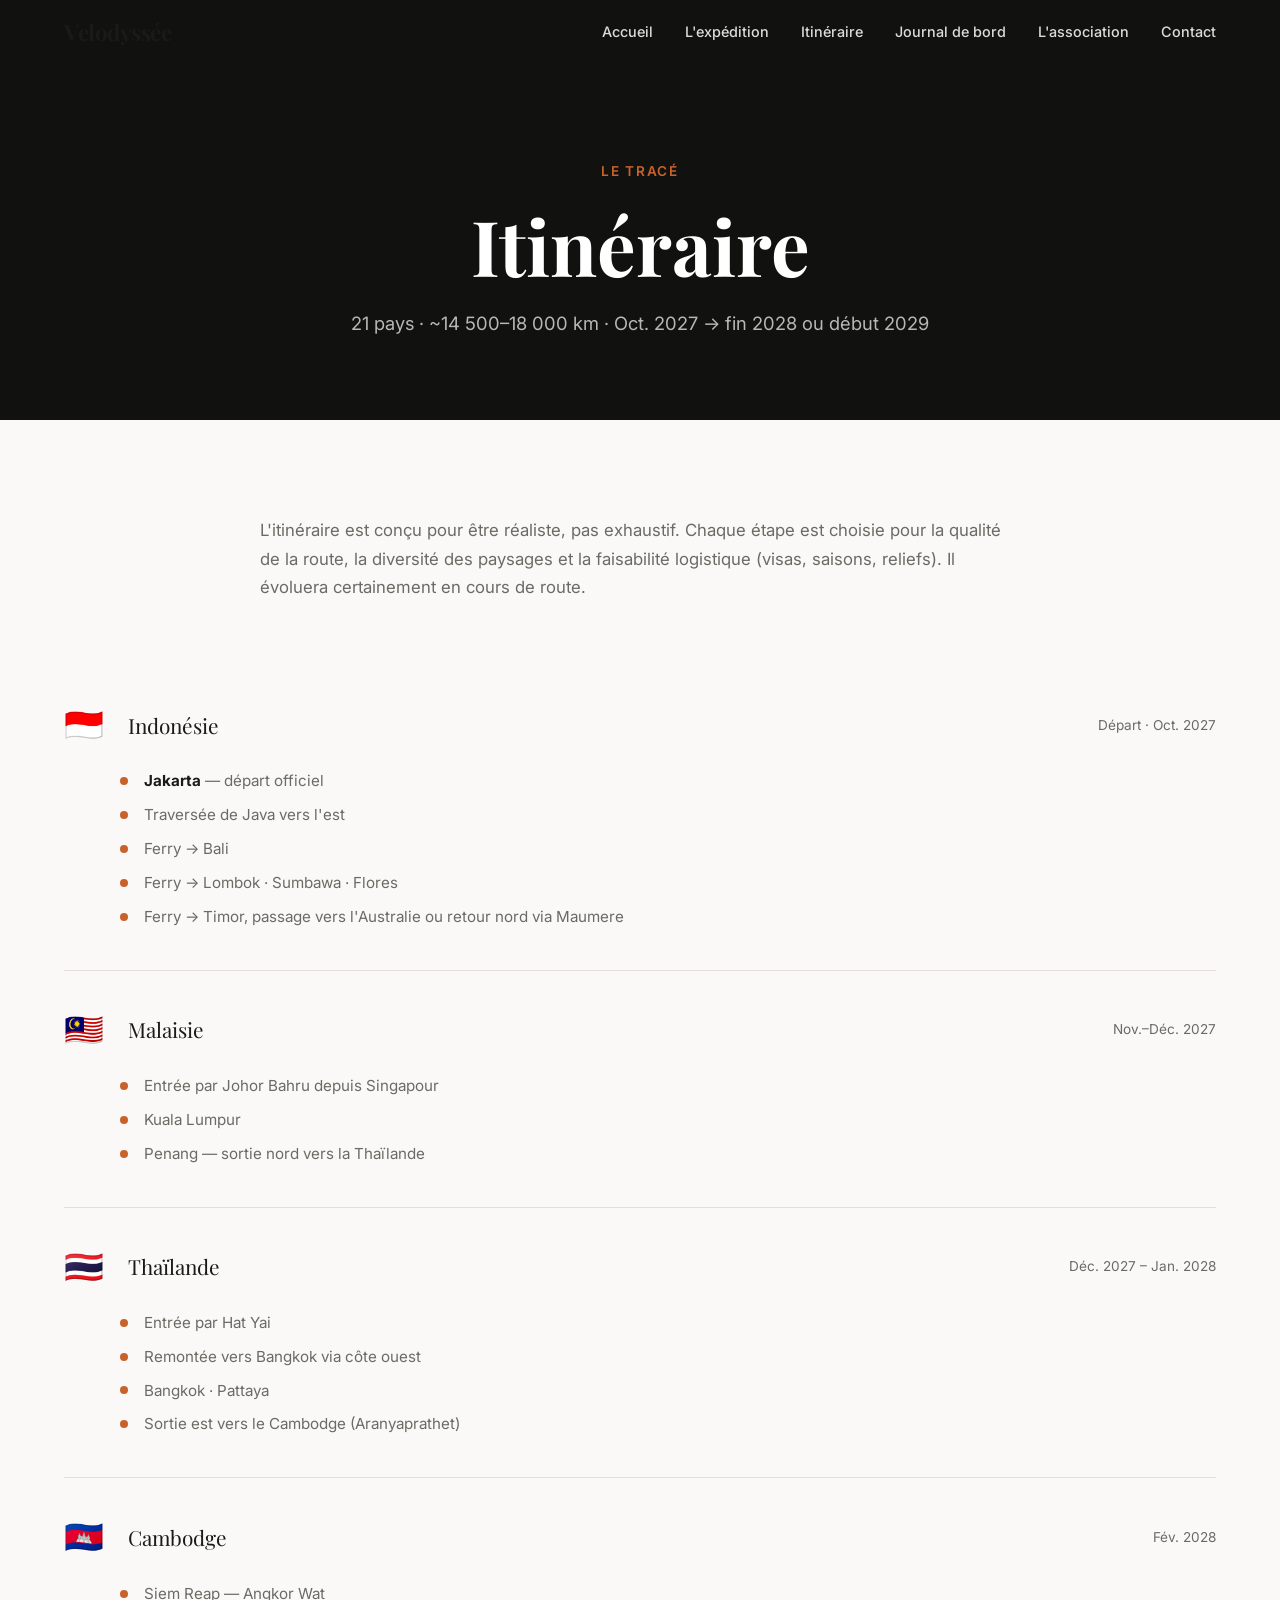
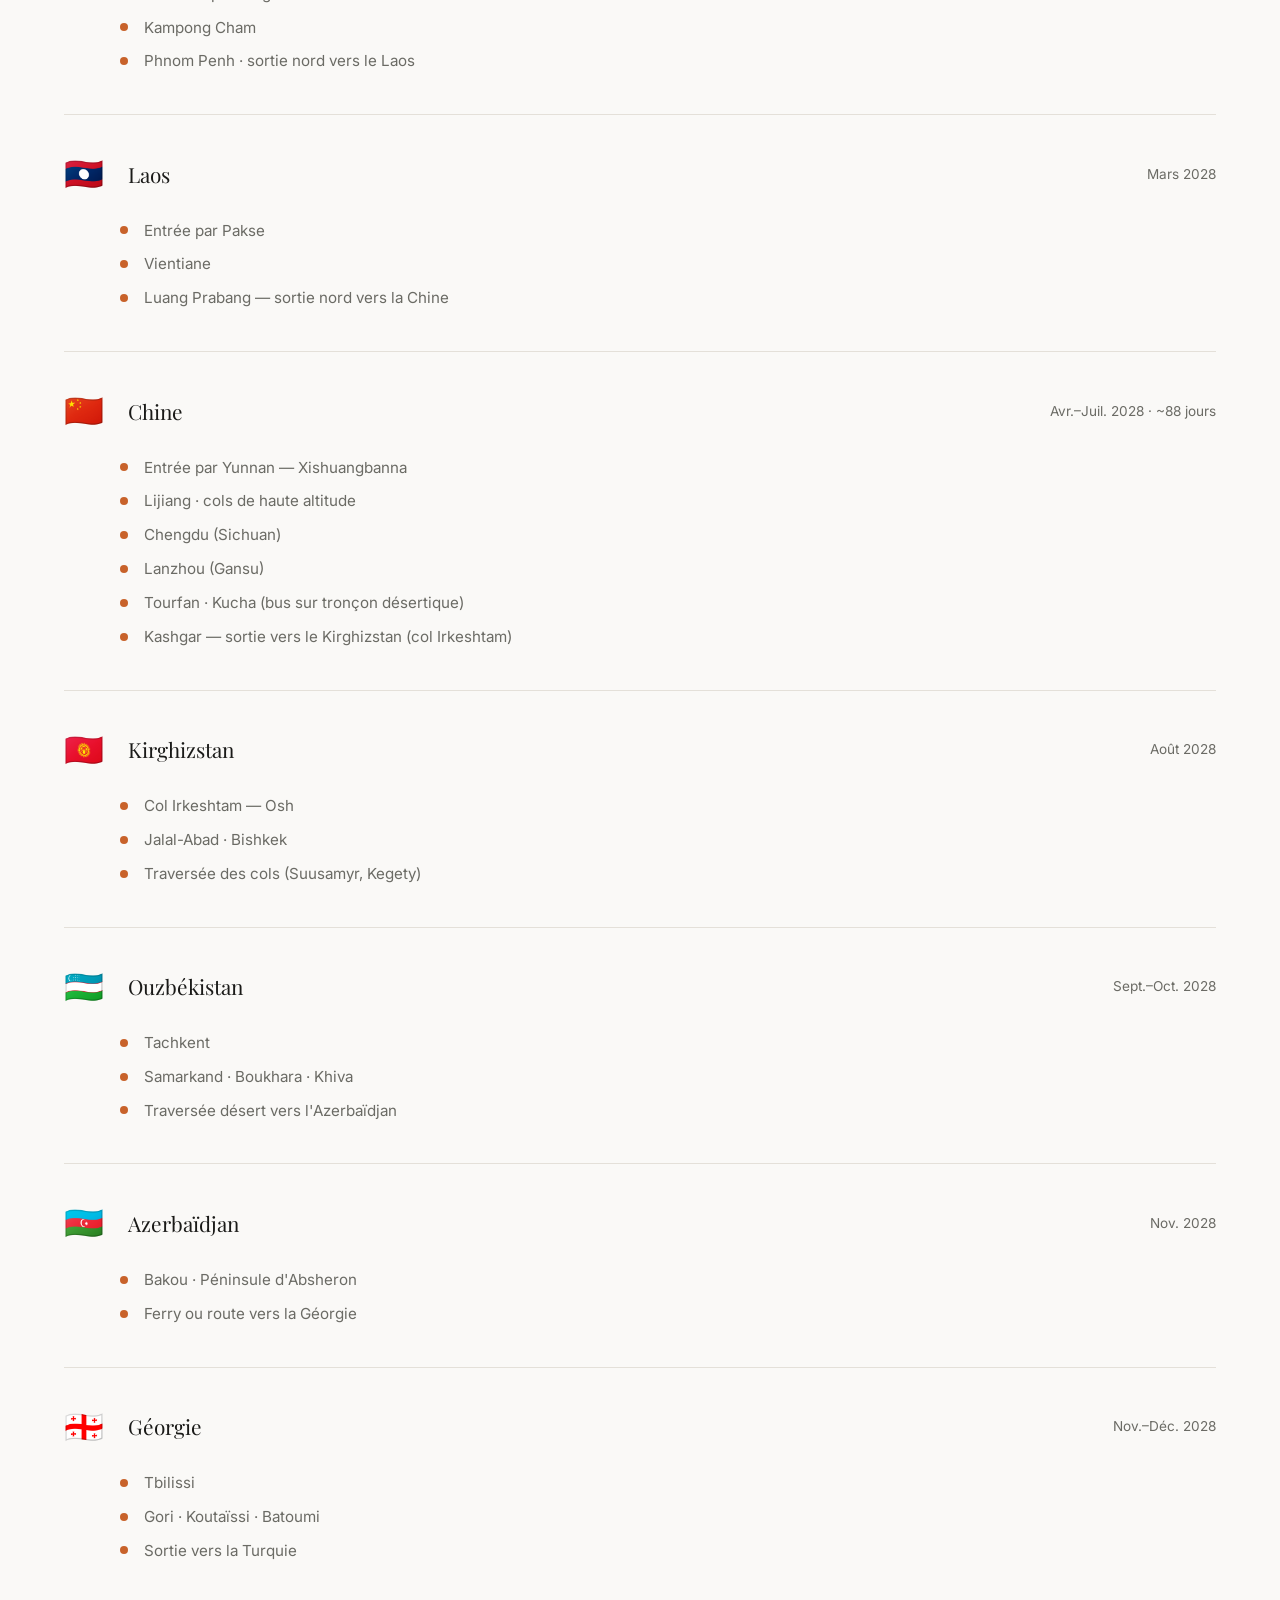
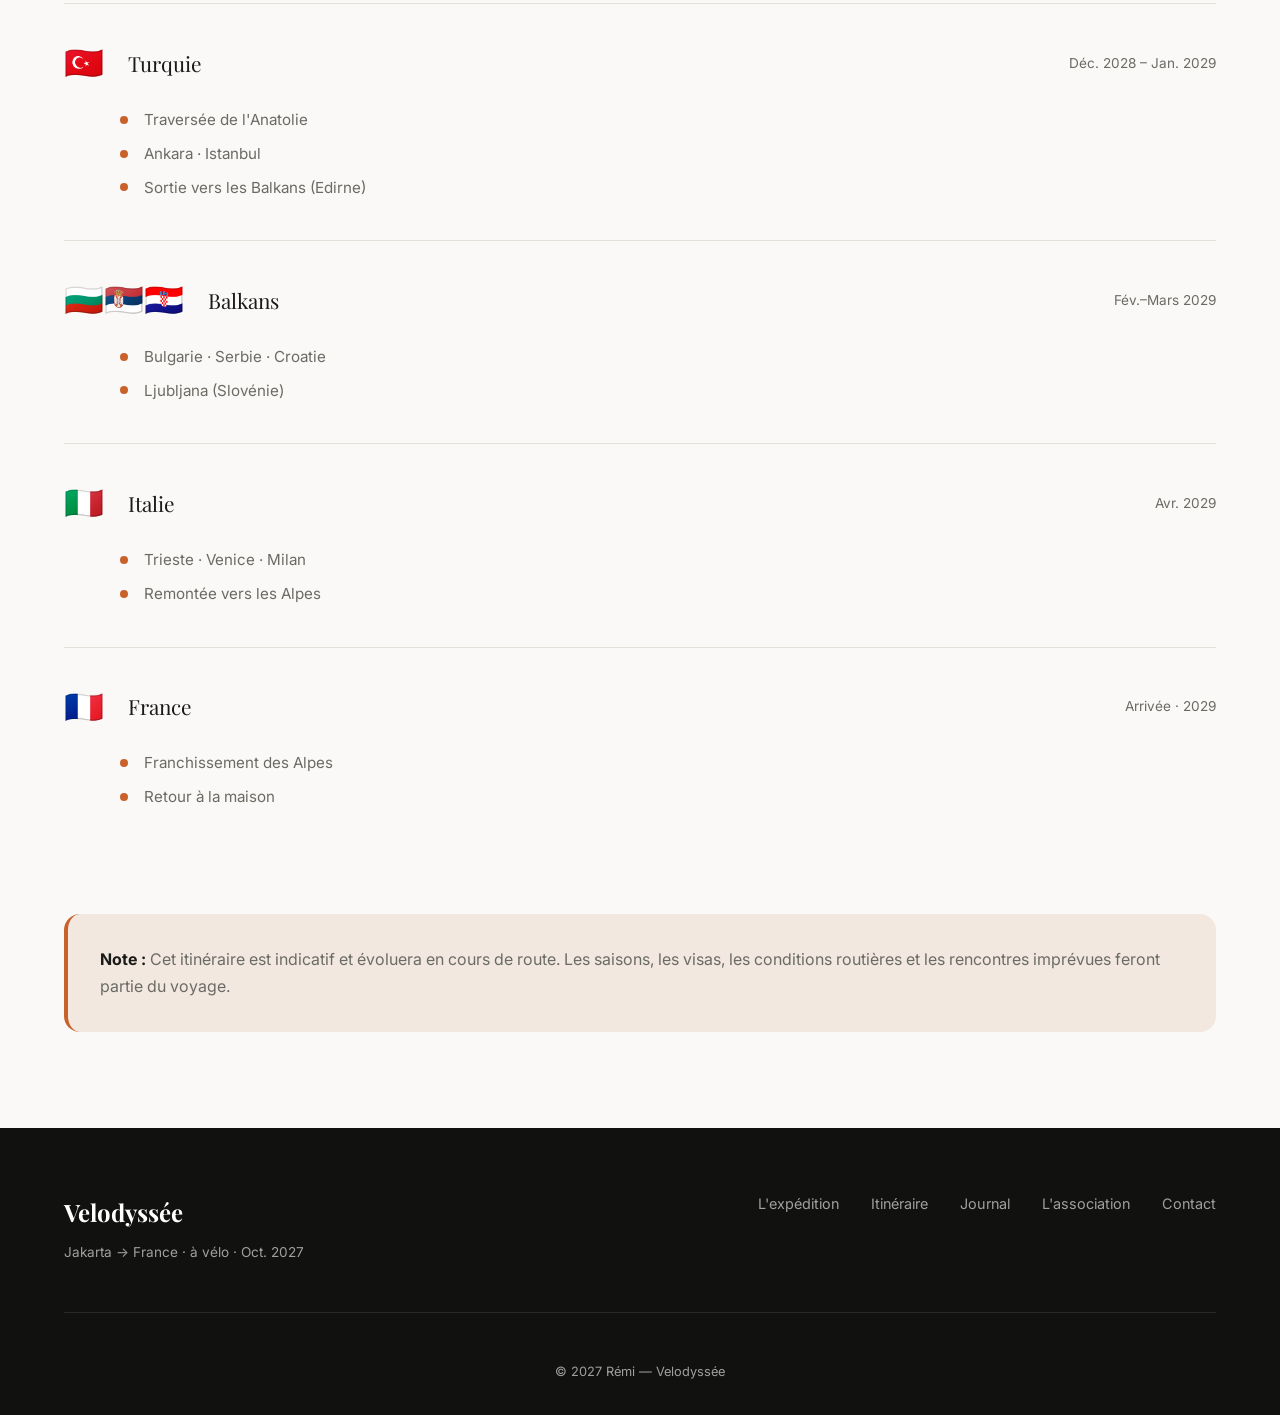
<file: itineraire.html>
<!DOCTYPE html>
<html lang="fr">
<head>
  <meta charset="UTF-8" />
  <meta name="viewport" content="width=device-width, initial-scale=1.0" />
  <title>Itinéraire — Velodyssée</title>
  <meta name="description" content="L'itinéraire complet de Velodyssée : 21 pays, de Jakarta à la France en passant par l'Asie du Sud-Est, la Chine, l'Asie centrale et le Caucase." />
  <link rel="preconnect" href="https://fonts.googleapis.com" />
  <link rel="preconnect" href="https://fonts.gstatic.com" crossorigin />
  <link href="https://fonts.googleapis.com/css2?family=Playfair+Display:ital,wght@0,400;0,700;1,400&family=Inter:wght@300;400;500;600&display=swap" rel="stylesheet" />
  <link rel="stylesheet" href="css/style.css" />
</head>
<body>

  <nav class="nav scrolled" id="nav">
    <div class="nav-inner">
      <a href="index.html" class="nav-logo" style="color:var(--color-text)">Velodyssée</a>
      <button class="nav-toggle" aria-label="Menu" id="navToggle"><span></span><span></span><span></span></button>
      <ul class="nav-links" id="navLinks">
        <li><a href="index.html">Accueil</a></li>
        <li><a href="voyage.html">L'expédition</a></li>
        <li><a href="itineraire.html">Itinéraire</a></li>
        <li><a href="blog/index.html">Journal de bord</a></li>
        <li><a href="asso.html">L'association</a></li>
        <li><a href="contact.html">Contact</a></li>
      </ul>
    </div>
  </nav>

  <section class="page-hero">
    <div class="container">
      <p class="hero-eyebrow">Le tracé</p>
      <h1>Itinéraire</h1>
      <p class="lead">21 pays · ~14 500–18 000 km · Oct. 2027 → fin 2028 ou début 2029</p>
    </div>
  </section>

  <section class="section">
    <div class="container">

      <!-- Note intro -->
      <div class="prose" style="margin-bottom:4rem;">
        <p>L'itinéraire est conçu pour être réaliste, pas exhaustif. Chaque étape est choisie pour la qualité de la route, la diversité des paysages et la faisabilité logistique (visas, saisons, reliefs). Il évoluera certainement en cours de route.</p>
      </div>

      <!-- Countries -->
      <div class="itinerary-grid">

        <div class="itinerary-country">
          <div class="country-header">
            <span class="country-flag">🇮🇩</span>
            <span class="country-name">Indonésie</span>
            <span class="country-meta">Départ · Oct. 2027</span>
          </div>
          <div class="country-stages">
            <div class="stage"><div class="stage-dot"></div><p><strong>Jakarta</strong> — départ officiel</p></div>
            <div class="stage"><div class="stage-dot"></div><p>Traversée de Java vers l'est</p></div>
            <div class="stage"><div class="stage-dot"></div><p>Ferry → Bali</p></div>
            <div class="stage"><div class="stage-dot"></div><p>Ferry → Lombok · Sumbawa · Flores</p></div>
            <div class="stage"><div class="stage-dot"></div><p>Ferry → Timor, passage vers l'Australie ou retour nord via Maumere</p></div>
          </div>
        </div>

        <div class="itinerary-country">
          <div class="country-header">
            <span class="country-flag">🇲🇾</span>
            <span class="country-name">Malaisie</span>
            <span class="country-meta">Nov.–Déc. 2027</span>
          </div>
          <div class="country-stages">
            <div class="stage"><div class="stage-dot"></div><p>Entrée par Johor Bahru depuis Singapour</p></div>
            <div class="stage"><div class="stage-dot"></div><p>Kuala Lumpur</p></div>
            <div class="stage"><div class="stage-dot"></div><p>Penang — sortie nord vers la Thaïlande</p></div>
          </div>
        </div>

        <div class="itinerary-country">
          <div class="country-header">
            <span class="country-flag">🇹🇭</span>
            <span class="country-name">Thaïlande</span>
            <span class="country-meta">Déc. 2027 – Jan. 2028</span>
          </div>
          <div class="country-stages">
            <div class="stage"><div class="stage-dot"></div><p>Entrée par Hat Yai</p></div>
            <div class="stage"><div class="stage-dot"></div><p>Remontée vers Bangkok via côte ouest</p></div>
            <div class="stage"><div class="stage-dot"></div><p>Bangkok · Pattaya</p></div>
            <div class="stage"><div class="stage-dot"></div><p>Sortie est vers le Cambodge (Aranyaprathet)</p></div>
          </div>
        </div>

        <div class="itinerary-country">
          <div class="country-header">
            <span class="country-flag">🇰🇭</span>
            <span class="country-name">Cambodge</span>
            <span class="country-meta">Fév. 2028</span>
          </div>
          <div class="country-stages">
            <div class="stage"><div class="stage-dot"></div><p>Siem Reap — Angkor Wat</p></div>
            <div class="stage"><div class="stage-dot"></div><p>Kampong Cham</p></div>
            <div class="stage"><div class="stage-dot"></div><p>Phnom Penh · sortie nord vers le Laos</p></div>
          </div>
        </div>

        <div class="itinerary-country">
          <div class="country-header">
            <span class="country-flag">🇱🇦</span>
            <span class="country-name">Laos</span>
            <span class="country-meta">Mars 2028</span>
          </div>
          <div class="country-stages">
            <div class="stage"><div class="stage-dot"></div><p>Entrée par Pakse</p></div>
            <div class="stage"><div class="stage-dot"></div><p>Vientiane</p></div>
            <div class="stage"><div class="stage-dot"></div><p>Luang Prabang — sortie nord vers la Chine</p></div>
          </div>
        </div>

        <div class="itinerary-country">
          <div class="country-header">
            <span class="country-flag">🇨🇳</span>
            <span class="country-name">Chine</span>
            <span class="country-meta">Avr.–Juil. 2028 · ~88 jours</span>
          </div>
          <div class="country-stages">
            <div class="stage"><div class="stage-dot"></div><p>Entrée par Yunnan — Xishuangbanna</p></div>
            <div class="stage"><div class="stage-dot"></div><p>Lijiang · cols de haute altitude</p></div>
            <div class="stage"><div class="stage-dot"></div><p>Chengdu (Sichuan)</p></div>
            <div class="stage"><div class="stage-dot"></div><p>Lanzhou (Gansu)</p></div>
            <div class="stage"><div class="stage-dot"></div><p>Tourfan · Kucha (bus sur tronçon désertique)</p></div>
            <div class="stage"><div class="stage-dot"></div><p>Kashgar — sortie vers le Kirghizstan (col Irkeshtam)</p></div>
          </div>
        </div>

        <div class="itinerary-country">
          <div class="country-header">
            <span class="country-flag">🇰🇬</span>
            <span class="country-name">Kirghizstan</span>
            <span class="country-meta">Août 2028</span>
          </div>
          <div class="country-stages">
            <div class="stage"><div class="stage-dot"></div><p>Col Irkeshtam — Osh</p></div>
            <div class="stage"><div class="stage-dot"></div><p>Jalal-Abad · Bishkek</p></div>
            <div class="stage"><div class="stage-dot"></div><p>Traversée des cols (Suusamyr, Kegety)</p></div>
          </div>
        </div>

        <div class="itinerary-country">
          <div class="country-header">
            <span class="country-flag">🇺🇿</span>
            <span class="country-name">Ouzbékistan</span>
            <span class="country-meta">Sept.–Oct. 2028</span>
          </div>
          <div class="country-stages">
            <div class="stage"><div class="stage-dot"></div><p>Tachkent</p></div>
            <div class="stage"><div class="stage-dot"></div><p>Samarkand · Boukhara · Khiva</p></div>
            <div class="stage"><div class="stage-dot"></div><p>Traversée désert vers l'Azerbaïdjan</p></div>
          </div>
        </div>

        <div class="itinerary-country">
          <div class="country-header">
            <span class="country-flag">🇦🇿</span>
            <span class="country-name">Azerbaïdjan</span>
            <span class="country-meta">Nov. 2028</span>
          </div>
          <div class="country-stages">
            <div class="stage"><div class="stage-dot"></div><p>Bakou · Péninsule d'Absheron</p></div>
            <div class="stage"><div class="stage-dot"></div><p>Ferry ou route vers la Géorgie</p></div>
          </div>
        </div>

        <div class="itinerary-country">
          <div class="country-header">
            <span class="country-flag">🇬🇪</span>
            <span class="country-name">Géorgie</span>
            <span class="country-meta">Nov.–Déc. 2028</span>
          </div>
          <div class="country-stages">
            <div class="stage"><div class="stage-dot"></div><p>Tbilissi</p></div>
            <div class="stage"><div class="stage-dot"></div><p>Gori · Koutaïssi · Batoumi</p></div>
            <div class="stage"><div class="stage-dot"></div><p>Sortie vers la Turquie</p></div>
          </div>
        </div>

        <div class="itinerary-country">
          <div class="country-header">
            <span class="country-flag">🇹🇷</span>
            <span class="country-name">Turquie</span>
            <span class="country-meta">Déc. 2028 – Jan. 2029</span>
          </div>
          <div class="country-stages">
            <div class="stage"><div class="stage-dot"></div><p>Traversée de l'Anatolie</p></div>
            <div class="stage"><div class="stage-dot"></div><p>Ankara · Istanbul</p></div>
            <div class="stage"><div class="stage-dot"></div><p>Sortie vers les Balkans (Edirne)</p></div>
          </div>
        </div>

        <div class="itinerary-country">
          <div class="country-header">
            <span class="country-flag">🇧🇬🇷🇸🇭🇷</span>
            <span class="country-name">Balkans</span>
            <span class="country-meta">Fév.–Mars 2029</span>
          </div>
          <div class="country-stages">
            <div class="stage"><div class="stage-dot"></div><p>Bulgarie · Serbie · Croatie</p></div>
            <div class="stage"><div class="stage-dot"></div><p>Ljubljana (Slovénie)</p></div>
          </div>
        </div>

        <div class="itinerary-country">
          <div class="country-header">
            <span class="country-flag">🇮🇹</span>
            <span class="country-name">Italie</span>
            <span class="country-meta">Avr. 2029</span>
          </div>
          <div class="country-stages">
            <div class="stage"><div class="stage-dot"></div><p>Trieste · Venice · Milan</p></div>
            <div class="stage"><div class="stage-dot"></div><p>Remontée vers les Alpes</p></div>
          </div>
        </div>

        <div class="itinerary-country">
          <div class="country-header">
            <span class="country-flag">🇫🇷</span>
            <span class="country-name">France</span>
            <span class="country-meta">Arrivée · 2029</span>
          </div>
          <div class="country-stages">
            <div class="stage"><div class="stage-dot"></div><p>Franchissement des Alpes</p></div>
            <div class="stage"><div class="stage-dot"></div><p>Retour à la maison</p></div>
          </div>
        </div>

      </div><!-- /itinerary-grid -->

      <div style="margin-top:4rem; padding:2rem; background:var(--color-accent-light); border-radius:var(--radius-lg); border-left:4px solid var(--color-accent);">
        <p style="margin:0; color:var(--color-text-muted);"><strong style="color:var(--color-text);">Note :</strong> Cet itinéraire est indicatif et évoluera en cours de route. Les saisons, les visas, les conditions routières et les rencontres imprévues feront partie du voyage.</p>
      </div>

    </div>
  </section>

  <footer class="footer">
    <div class="container">
      <div class="footer-inner">
        <div class="footer-brand">
          <span class="footer-logo">Velodyssée</span>
          <p>Jakarta → France · à vélo · Oct. 2027</p>
        </div>
        <nav class="footer-nav">
          <a href="voyage.html">L'expédition</a>
          <a href="itineraire.html">Itinéraire</a>
          <a href="blog/index.html">Journal</a>
          <a href="asso.html">L'association</a>
          <a href="contact.html">Contact</a>
        </nav>
      </div>
      <div class="footer-bottom"><p>© 2027 Rémi — Velodyssée</p></div>
    </div>
  </footer>

  <script src="js/main.js"></script>
</body>
</html>
</file>
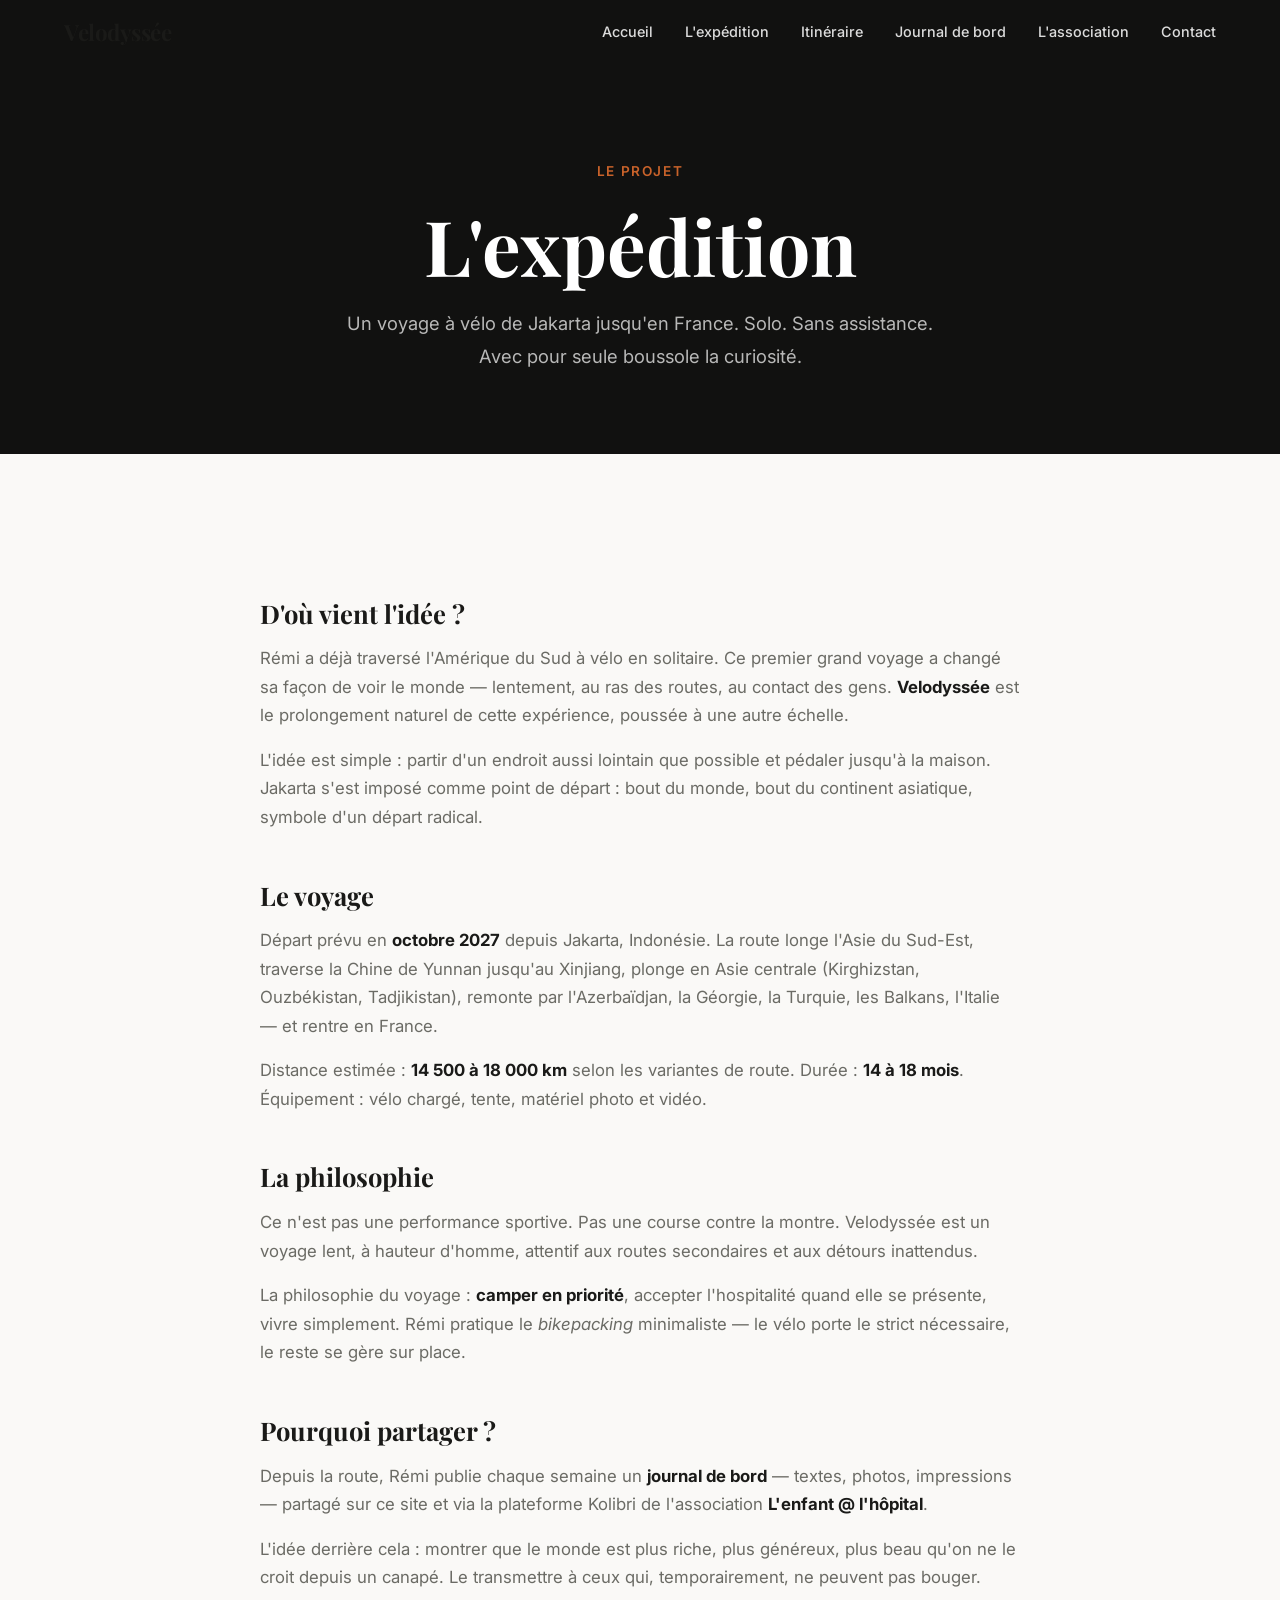
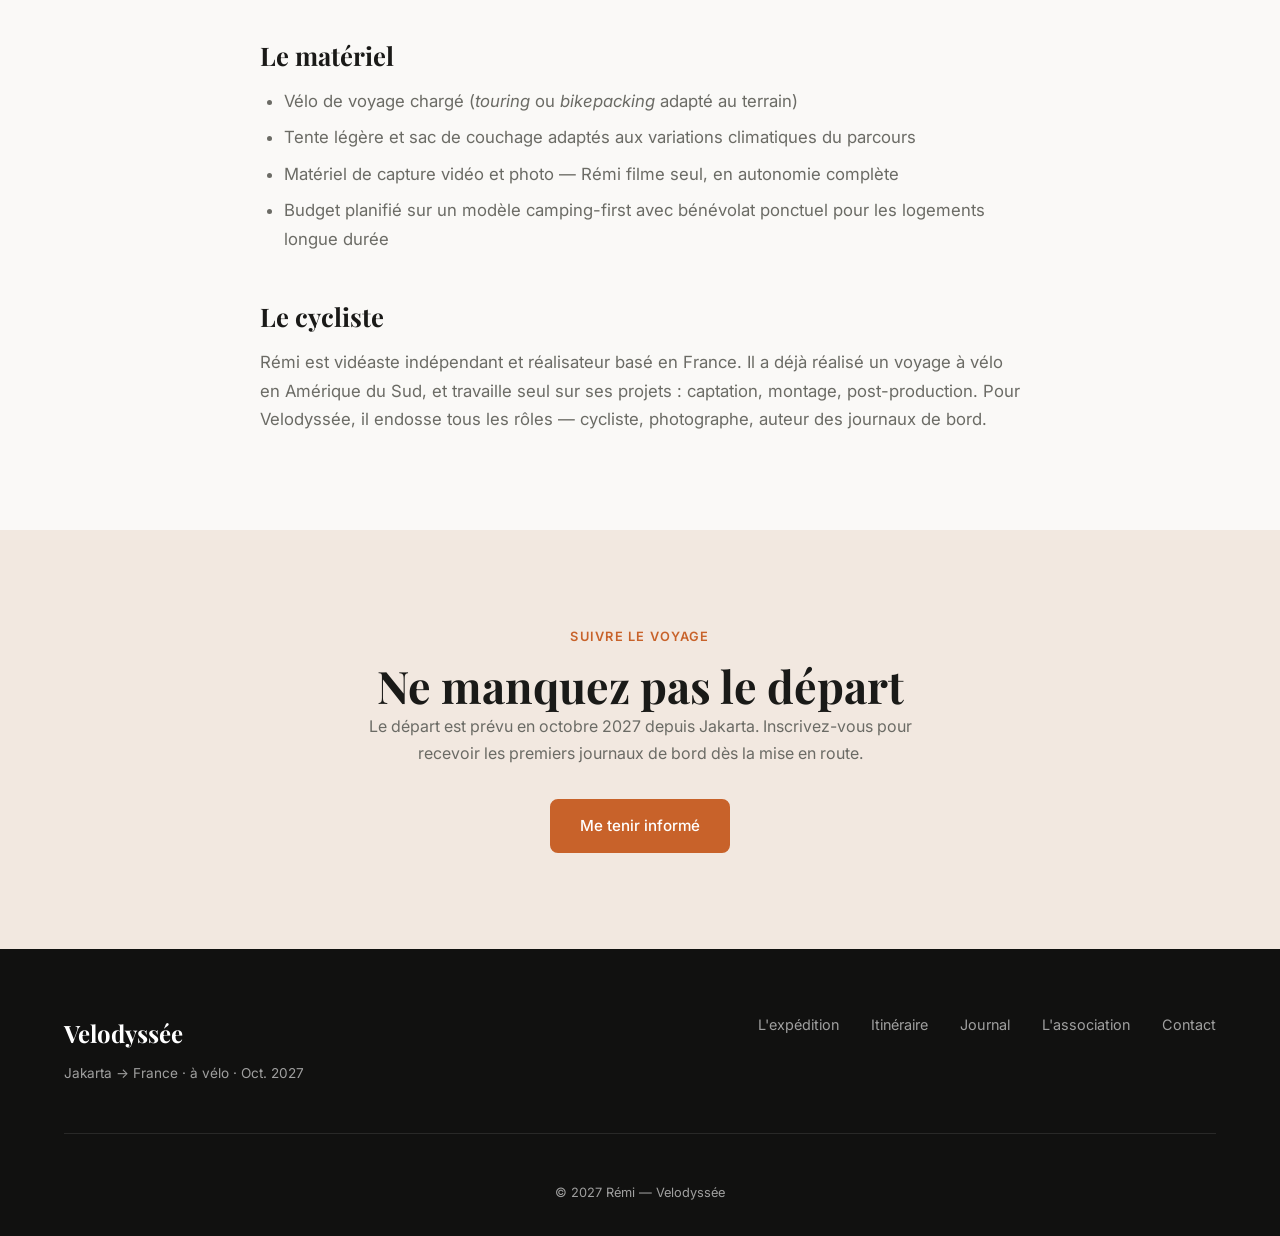
<file: voyage.html>
<!DOCTYPE html>
<html lang="fr">
<head>
  <meta charset="UTF-8" />
  <meta name="viewport" content="width=device-width, initial-scale=1.0" />
  <title>L'expédition — Velodyssée</title>
  <meta name="description" content="Tout savoir sur Velodyssée : le projet, la philosophie, la préparation et l'homme derrière le vélo." />
  <link rel="preconnect" href="https://fonts.googleapis.com" />
  <link rel="preconnect" href="https://fonts.gstatic.com" crossorigin />
  <link href="https://fonts.googleapis.com/css2?family=Playfair+Display:ital,wght@0,400;0,700;1,400&family=Inter:wght@300;400;500;600&display=swap" rel="stylesheet" />
  <link rel="stylesheet" href="css/style.css" />
</head>
<body>

  <nav class="nav scrolled" id="nav">
    <div class="nav-inner">
      <a href="index.html" class="nav-logo" style="color:var(--color-text)">Velodyssée</a>
      <button class="nav-toggle" aria-label="Menu" id="navToggle"><span></span><span></span><span></span></button>
      <ul class="nav-links" id="navLinks">
        <li><a href="index.html">Accueil</a></li>
        <li><a href="voyage.html">L'expédition</a></li>
        <li><a href="itineraire.html">Itinéraire</a></li>
        <li><a href="blog/index.html">Journal de bord</a></li>
        <li><a href="asso.html">L'association</a></li>
        <li><a href="contact.html">Contact</a></li>
      </ul>
    </div>
  </nav>

  <section class="page-hero">
    <div class="container">
      <p class="hero-eyebrow">Le projet</p>
      <h1>L'expédition</h1>
      <p class="lead">Un voyage à vélo de Jakarta jusqu'en France. Solo. Sans assistance. Avec pour seule boussole la curiosité.</p>
    </div>
  </section>

  <section class="section">
    <div class="container">
      <div class="prose">
        <h2>D'où vient l'idée ?</h2>
        <p>Rémi a déjà traversé l'Amérique du Sud à vélo en solitaire. Ce premier grand voyage a changé sa façon de voir le monde — lentement, au ras des routes, au contact des gens. <strong>Velodyssée</strong> est le prolongement naturel de cette expérience, poussée à une autre échelle.</p>
        <p>L'idée est simple : partir d'un endroit aussi lointain que possible et pédaler jusqu'à la maison. Jakarta s'est imposé comme point de départ : bout du monde, bout du continent asiatique, symbole d'un départ radical.</p>

        <h2>Le voyage</h2>
        <p>Départ prévu en <strong>octobre 2027</strong> depuis Jakarta, Indonésie. La route longe l'Asie du Sud-Est, traverse la Chine de Yunnan jusqu'au Xinjiang, plonge en Asie centrale (Kirghizstan, Ouzbékistan, Tadjikistan), remonte par l'Azerbaïdjan, la Géorgie, la Turquie, les Balkans, l'Italie — et rentre en France.</p>
        <p>Distance estimée : <strong>14 500 à 18 000 km</strong> selon les variantes de route. Durée : <strong>14 à 18 mois</strong>. Équipement : vélo chargé, tente, matériel photo et vidéo.</p>

        <h2>La philosophie</h2>
        <p>Ce n'est pas une performance sportive. Pas une course contre la montre. Velodyssée est un voyage lent, à hauteur d'homme, attentif aux routes secondaires et aux détours inattendus.</p>
        <p>La philosophie du voyage : <strong>camper en priorité</strong>, accepter l'hospitalité quand elle se présente, vivre simplement. Rémi pratique le <em>bikepacking</em> minimaliste — le vélo porte le strict nécessaire, le reste se gère sur place.</p>

        <h2>Pourquoi partager ?</h2>
        <p>Depuis la route, Rémi publie chaque semaine un <strong>journal de bord</strong> — textes, photos, impressions — partagé sur ce site et via la plateforme Kolibri de l'association <strong>L'enfant @ l'hôpital</strong>.</p>
        <p>L'idée derrière cela : montrer que le monde est plus riche, plus généreux, plus beau qu'on ne le croit depuis un canapé. Le transmettre à ceux qui, temporairement, ne peuvent pas bouger.</p>

        <h2>Le matériel</h2>
        <ul>
          <li>Vélo de voyage chargé (<em>touring</em> ou <em>bikepacking</em> adapté au terrain)</li>
          <li>Tente légère et sac de couchage adaptés aux variations climatiques du parcours</li>
          <li>Matériel de capture vidéo et photo — Rémi filme seul, en autonomie complète</li>
          <li>Budget planifié sur un modèle camping-first avec bénévolat ponctuel pour les logements longue durée</li>
        </ul>

        <h2>Le cycliste</h2>
        <p>Rémi est vidéaste indépendant et réalisateur basé en France. Il a déjà réalisé un voyage à vélo en Amérique du Sud, et travaille seul sur ses projets : captation, montage, post-production. Pour Velodyssée, il endosse tous les rôles — cycliste, photographe, auteur des journaux de bord.</p>
      </div>
    </div>
  </section>

  <!-- CTA -->
  <section class="asso-band">
    <div class="container">
      <div style="text-align:center; max-width:600px; margin:0 auto;">
        <p class="asso-eyebrow">Suivre le voyage</p>
        <h2>Ne manquez pas le départ</h2>
        <p style="color:var(--color-text-muted); margin-bottom: 2rem;">Le départ est prévu en octobre 2027 depuis Jakarta. Inscrivez-vous pour recevoir les premiers journaux de bord dès la mise en route.</p>
        <a href="contact.html" class="btn btn-primary">Me tenir informé</a>
      </div>
    </div>
  </section>

  <footer class="footer">
    <div class="container">
      <div class="footer-inner">
        <div class="footer-brand">
          <span class="footer-logo">Velodyssée</span>
          <p>Jakarta → France · à vélo · Oct. 2027</p>
        </div>
        <nav class="footer-nav">
          <a href="voyage.html">L'expédition</a>
          <a href="itineraire.html">Itinéraire</a>
          <a href="blog/index.html">Journal</a>
          <a href="asso.html">L'association</a>
          <a href="contact.html">Contact</a>
        </nav>
      </div>
      <div class="footer-bottom"><p>© 2027 Rémi — Velodyssée</p></div>
    </div>
  </footer>

  <script src="js/main.js"></script>
</body>
</html>
</file>
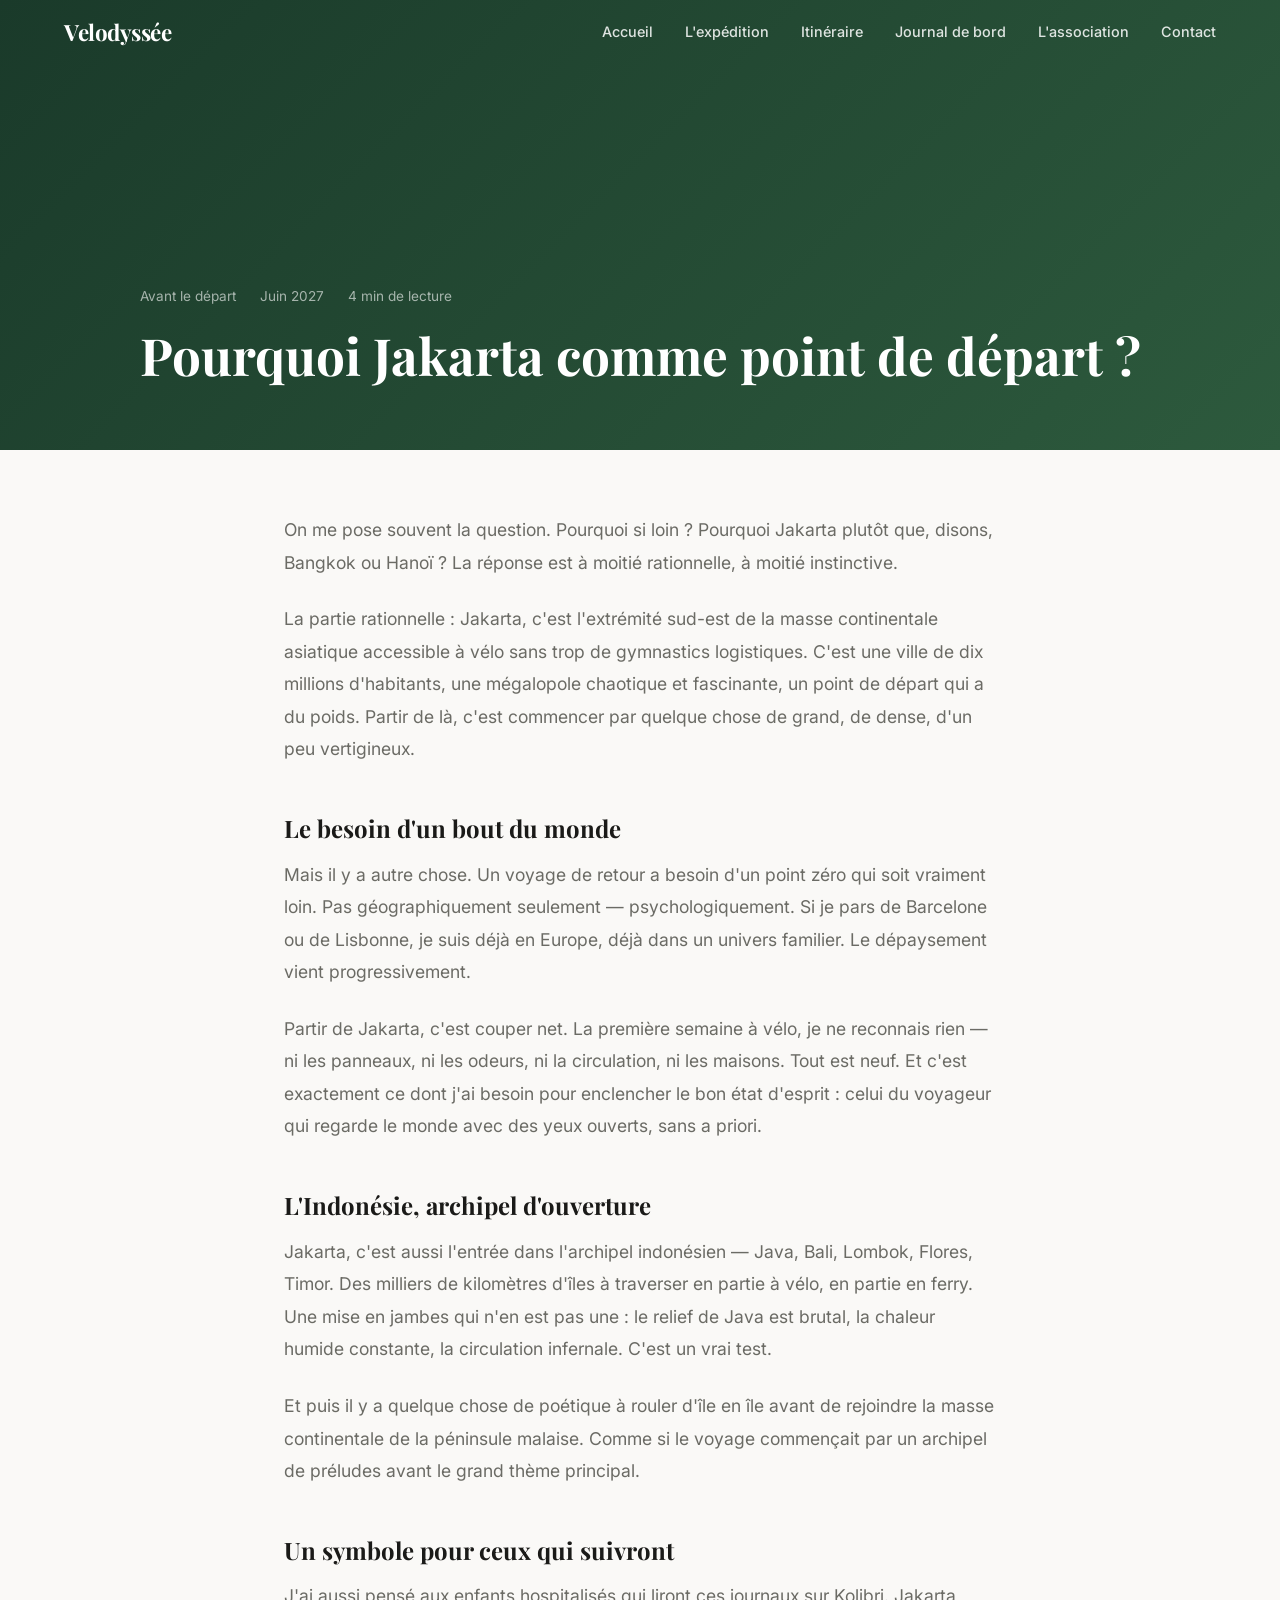
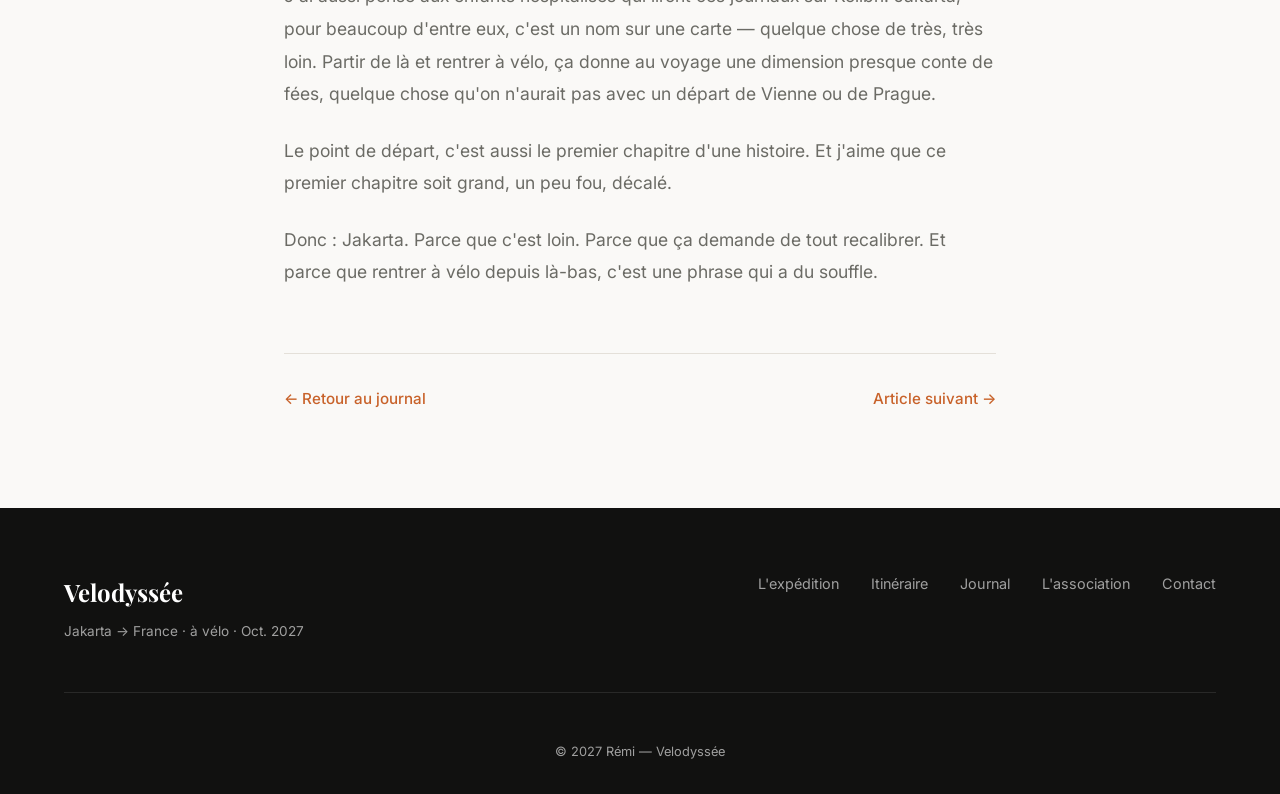
<file: blog/article-1.html>
<!DOCTYPE html>
<html lang="fr">
<head>
  <meta charset="UTF-8" />
  <meta name="viewport" content="width=device-width, initial-scale=1.0" />
  <title>Pourquoi Jakarta ? — Journal de bord · Velodyssée</title>
  <link rel="preconnect" href="https://fonts.googleapis.com" />
  <link rel="preconnect" href="https://fonts.gstatic.com" crossorigin />
  <link href="https://fonts.googleapis.com/css2?family=Playfair+Display:ital,wght@0,400;0,700;1,400&family=Inter:wght@300;400;500;600&display=swap" rel="stylesheet" />
  <link rel="stylesheet" href="../css/style.css" />
  <style>
    .article-hero {
      background: linear-gradient(135deg, #1a3a2a, #2d5a3d);
      min-height: 50vh;
      display: flex;
      align-items: flex-end;
      padding-bottom: 4rem;
      padding-top: 8rem;
    }
    .article-hero .container { color: #fff; }
    .article-meta {
      font-size: 0.85rem;
      color: rgba(255,255,255,0.6);
      margin-bottom: 1rem;
      display: flex;
      gap: 1.5rem;
    }
    .article-hero h1 { font-size: clamp(2rem, 4vw, 3.5rem); }
    .article-body {
      max-width: var(--max-width-narrow);
      margin: 0 auto;
      padding: 4rem 1.5rem;
    }
    .article-body p {
      font-size: 1.1rem;
      line-height: 1.85;
      color: var(--color-text-muted);
      margin-bottom: 1.5rem;
    }
    .article-body p strong { color: var(--color-text); }
    .article-body h2 {
      font-size: 1.5rem;
      margin-top: 3rem;
      margin-bottom: 1rem;
      color: var(--color-text);
    }
    .article-nav {
      display: flex;
      justify-content: space-between;
      padding: 2rem 0;
      border-top: 1px solid var(--color-border);
      margin-top: 4rem;
    }
    .article-nav a { color: var(--color-accent); font-weight: 500; font-size: 0.95rem; }
  </style>
</head>
<body>

  <nav class="nav" id="nav">
    <div class="nav-inner">
      <a href="../index.html" class="nav-logo">Velodyssée</a>
      <button class="nav-toggle" aria-label="Menu" id="navToggle"><span></span><span></span><span></span></button>
      <ul class="nav-links" id="navLinks">
        <li><a href="../index.html">Accueil</a></li>
        <li><a href="../voyage.html">L'expédition</a></li>
        <li><a href="../itineraire.html">Itinéraire</a></li>
        <li><a href="index.html">Journal de bord</a></li>
        <li><a href="../asso.html">L'association</a></li>
        <li><a href="../contact.html">Contact</a></li>
      </ul>
    </div>
  </nav>

  <header class="article-hero">
    <div class="container">
      <div class="article-meta">
        <span>Avant le départ</span>
        <span>Juin 2027</span>
        <span>4 min de lecture</span>
      </div>
      <h1>Pourquoi Jakarta comme point de départ ?</h1>
    </div>
  </header>

  <div class="article-body">

    <p>On me pose souvent la question. Pourquoi si loin ? Pourquoi Jakarta plutôt que, disons, Bangkok ou Hanoï ? La réponse est à moitié rationnelle, à moitié instinctive.</p>

    <p>La partie rationnelle : Jakarta, c'est l'extrémité sud-est de la masse continentale asiatique accessible à vélo sans trop de gymnastics logistiques. C'est une ville de dix millions d'habitants, une mégalopole chaotique et fascinante, un point de départ qui a du poids. Partir de là, c'est commencer par quelque chose de grand, de dense, d'un peu vertigineux.</p>

    <h2>Le besoin d'un bout du monde</h2>

    <p>Mais il y a autre chose. Un voyage de retour a besoin d'un point zéro qui soit vraiment loin. Pas géographiquement seulement — psychologiquement. Si je pars de Barcelone ou de Lisbonne, je suis déjà en Europe, déjà dans un univers familier. Le dépaysement vient progressivement.</p>

    <p>Partir de Jakarta, c'est couper net. La première semaine à vélo, je ne reconnais rien — ni les panneaux, ni les odeurs, ni la circulation, ni les maisons. Tout est neuf. Et c'est exactement ce dont j'ai besoin pour enclencher le bon état d'esprit : celui du voyageur qui regarde le monde avec des yeux ouverts, sans a priori.</p>

    <h2>L'Indonésie, archipel d'ouverture</h2>

    <p>Jakarta, c'est aussi l'entrée dans l'archipel indonésien — Java, Bali, Lombok, Flores, Timor. Des milliers de kilomètres d'îles à traverser en partie à vélo, en partie en ferry. Une mise en jambes qui n'en est pas une : le relief de Java est brutal, la chaleur humide constante, la circulation infernale. C'est un vrai test.</p>

    <p>Et puis il y a quelque chose de poétique à rouler d'île en île avant de rejoindre la masse continentale de la péninsule malaise. Comme si le voyage commençait par un archipel de préludes avant le grand thème principal.</p>

    <h2>Un symbole pour ceux qui suivront</h2>

    <p>J'ai aussi pensé aux enfants hospitalisés qui liront ces journaux sur Kolibri. Jakarta, pour beaucoup d'entre eux, c'est un nom sur une carte — quelque chose de très, très loin. Partir de là et rentrer à vélo, ça donne au voyage une dimension presque conte de fées, quelque chose qu'on n'aurait pas avec un départ de Vienne ou de Prague.</p>

    <p>Le point de départ, c'est aussi le premier chapitre d'une histoire. Et j'aime que ce premier chapitre soit grand, un peu fou, décalé.</p>

    <p>Donc : Jakarta. Parce que c'est loin. Parce que ça demande de tout recalibrer. Et parce que rentrer à vélo depuis là-bas, c'est une phrase qui a du souffle.</p>

    <div class="article-nav">
      <a href="index.html">← Retour au journal</a>
      <a href="article-2.html">Article suivant →</a>
    </div>
  </div>

  <footer class="footer">
    <div class="container">
      <div class="footer-inner">
        <div class="footer-brand">
          <span class="footer-logo">Velodyssée</span>
          <p>Jakarta → France · à vélo · Oct. 2027</p>
        </div>
        <nav class="footer-nav">
          <a href="../voyage.html">L'expédition</a>
          <a href="../itineraire.html">Itinéraire</a>
          <a href="index.html">Journal</a>
          <a href="../asso.html">L'association</a>
          <a href="../contact.html">Contact</a>
        </nav>
      </div>
      <div class="footer-bottom"><p>© 2027 Rémi — Velodyssée</p></div>
    </div>
  </footer>

  <script src="../js/main.js"></script>
</body>
</html>
</file>
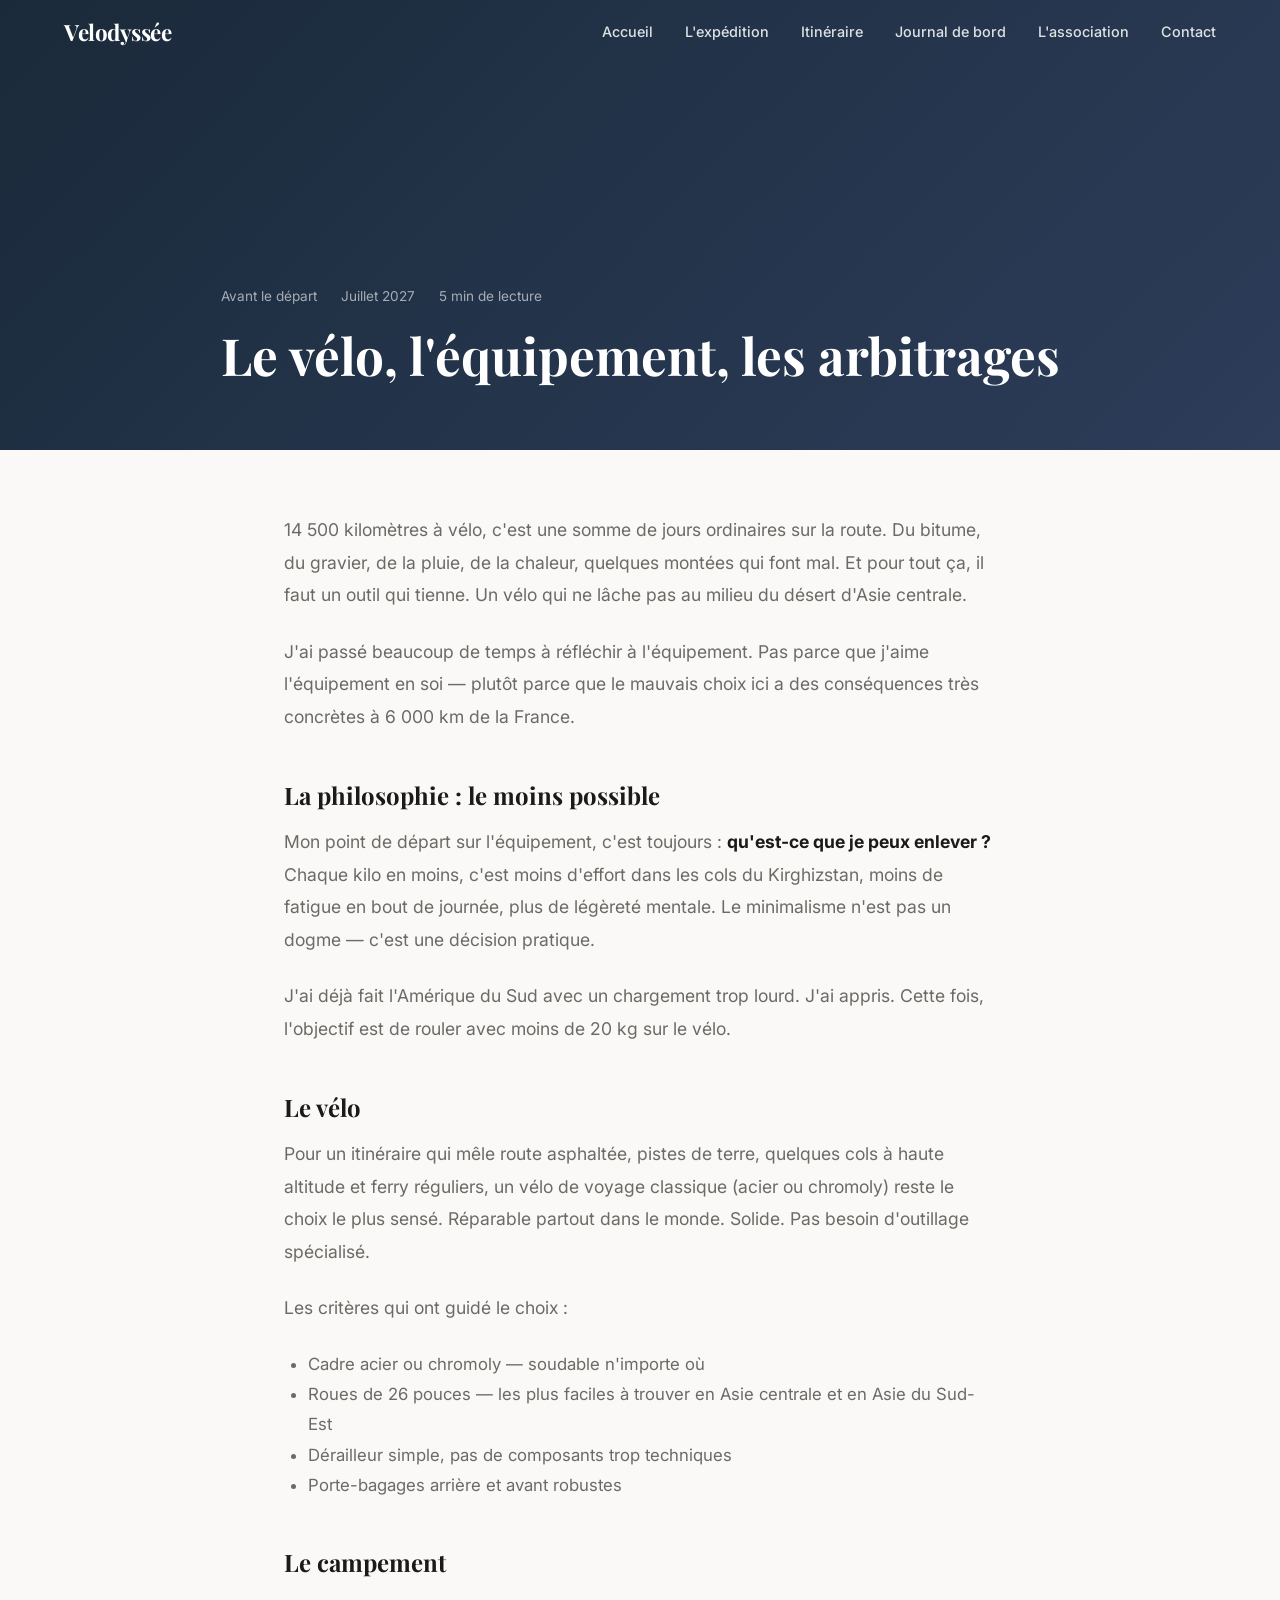
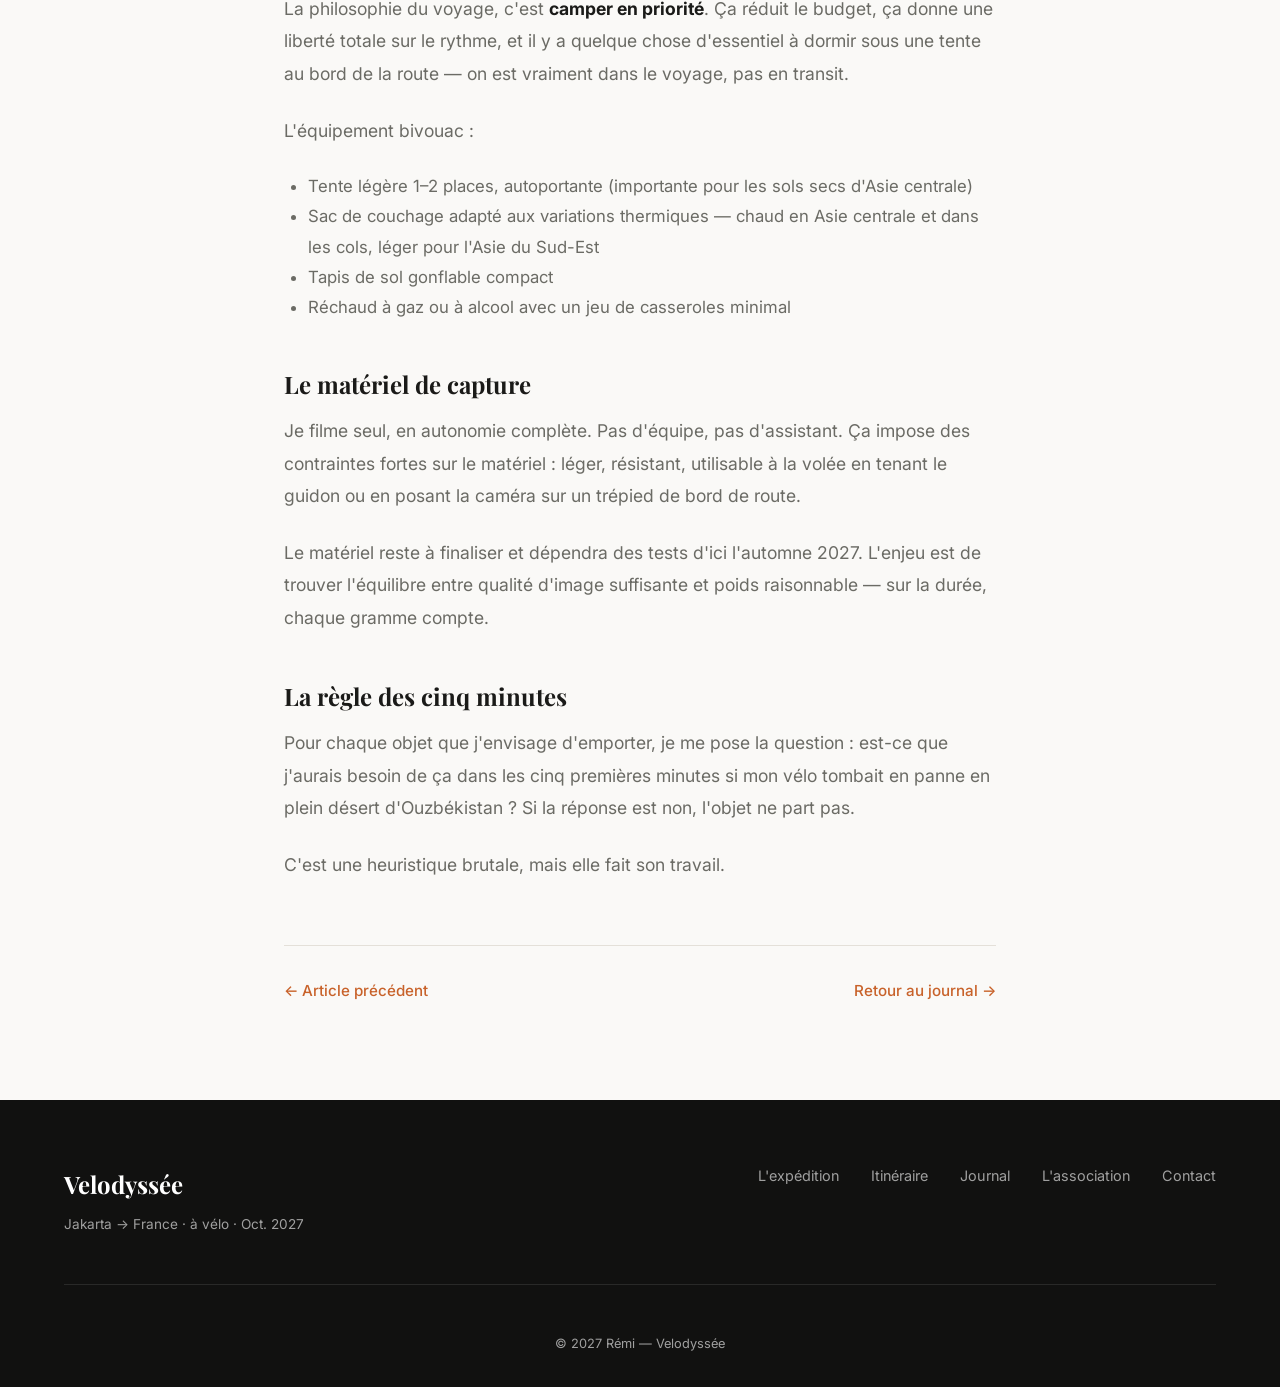
<file: blog/article-2.html>
<!DOCTYPE html>
<html lang="fr">
<head>
  <meta charset="UTF-8" />
  <meta name="viewport" content="width=device-width, initial-scale=1.0" />
  <title>Le vélo et l'équipement — Journal de bord · Velodyssée</title>
  <link rel="preconnect" href="https://fonts.googleapis.com" />
  <link rel="preconnect" href="https://fonts.gstatic.com" crossorigin />
  <link href="https://fonts.googleapis.com/css2?family=Playfair+Display:ital,wght@0,400;0,700;1,400&family=Inter:wght@300;400;500;600&display=swap" rel="stylesheet" />
  <link rel="stylesheet" href="../css/style.css" />
  <style>
    .article-hero {
      background: linear-gradient(135deg, #1a2a3a, #2d3d5a);
      min-height: 50vh;
      display: flex;
      align-items: flex-end;
      padding-bottom: 4rem;
      padding-top: 8rem;
    }
    .article-hero .container { color: #fff; }
    .article-meta {
      font-size: 0.85rem;
      color: rgba(255,255,255,0.6);
      margin-bottom: 1rem;
      display: flex;
      gap: 1.5rem;
    }
    .article-hero h1 { font-size: clamp(2rem, 4vw, 3.5rem); }
    .article-body {
      max-width: var(--max-width-narrow);
      margin: 0 auto;
      padding: 4rem 1.5rem;
    }
    .article-body p {
      font-size: 1.1rem;
      line-height: 1.85;
      color: var(--color-text-muted);
      margin-bottom: 1.5rem;
    }
    .article-body p strong { color: var(--color-text); }
    .article-body h2 {
      font-size: 1.5rem;
      margin-top: 3rem;
      margin-bottom: 1rem;
      color: var(--color-text);
    }
    .article-body ul {
      padding-left: 1.5rem;
      margin-bottom: 1.5rem;
      color: var(--color-text-muted);
      font-size: 1.05rem;
      line-height: 1.8;
    }
    .article-nav {
      display: flex;
      justify-content: space-between;
      padding: 2rem 0;
      border-top: 1px solid var(--color-border);
      margin-top: 4rem;
    }
    .article-nav a { color: var(--color-accent); font-weight: 500; font-size: 0.95rem; }
  </style>
</head>
<body>

  <nav class="nav" id="nav">
    <div class="nav-inner">
      <a href="../index.html" class="nav-logo">Velodyssée</a>
      <button class="nav-toggle" aria-label="Menu" id="navToggle"><span></span><span></span><span></span></button>
      <ul class="nav-links" id="navLinks">
        <li><a href="../index.html">Accueil</a></li>
        <li><a href="../voyage.html">L'expédition</a></li>
        <li><a href="../itineraire.html">Itinéraire</a></li>
        <li><a href="index.html">Journal de bord</a></li>
        <li><a href="../asso.html">L'association</a></li>
        <li><a href="../contact.html">Contact</a></li>
      </ul>
    </div>
  </nav>

  <header class="article-hero">
    <div class="container">
      <div class="article-meta">
        <span>Avant le départ</span>
        <span>Juillet 2027</span>
        <span>5 min de lecture</span>
      </div>
      <h1>Le vélo, l'équipement, les arbitrages</h1>
    </div>
  </header>

  <div class="article-body">

    <p>14 500 kilomètres à vélo, c'est une somme de jours ordinaires sur la route. Du bitume, du gravier, de la pluie, de la chaleur, quelques montées qui font mal. Et pour tout ça, il faut un outil qui tienne. Un vélo qui ne lâche pas au milieu du désert d'Asie centrale.</p>

    <p>J'ai passé beaucoup de temps à réfléchir à l'équipement. Pas parce que j'aime l'équipement en soi — plutôt parce que le mauvais choix ici a des conséquences très concrètes à 6 000 km de la France.</p>

    <h2>La philosophie : le moins possible</h2>

    <p>Mon point de départ sur l'équipement, c'est toujours : <strong>qu'est-ce que je peux enlever ?</strong> Chaque kilo en moins, c'est moins d'effort dans les cols du Kirghizstan, moins de fatigue en bout de journée, plus de légèreté mentale. Le minimalisme n'est pas un dogme — c'est une décision pratique.</p>

    <p>J'ai déjà fait l'Amérique du Sud avec un chargement trop lourd. J'ai appris. Cette fois, l'objectif est de rouler avec moins de 20 kg sur le vélo.</p>

    <h2>Le vélo</h2>

    <p>Pour un itinéraire qui mêle route asphaltée, pistes de terre, quelques cols à haute altitude et ferry réguliers, un vélo de voyage classique (acier ou chromoly) reste le choix le plus sensé. Réparable partout dans le monde. Solide. Pas besoin d'outillage spécialisé.</p>

    <p>Les critères qui ont guidé le choix :</p>
    <ul>
      <li>Cadre acier ou chromoly — soudable n'importe où</li>
      <li>Roues de 26 pouces — les plus faciles à trouver en Asie centrale et en Asie du Sud-Est</li>
      <li>Dérailleur simple, pas de composants trop techniques</li>
      <li>Porte-bagages arrière et avant robustes</li>
    </ul>

    <h2>Le campement</h2>

    <p>La philosophie du voyage, c'est <strong>camper en priorité</strong>. Ça réduit le budget, ça donne une liberté totale sur le rythme, et il y a quelque chose d'essentiel à dormir sous une tente au bord de la route — on est vraiment dans le voyage, pas en transit.</p>

    <p>L'équipement bivouac :</p>
    <ul>
      <li>Tente légère 1–2 places, autoportante (importante pour les sols secs d'Asie centrale)</li>
      <li>Sac de couchage adapté aux variations thermiques — chaud en Asie centrale et dans les cols, léger pour l'Asie du Sud-Est</li>
      <li>Tapis de sol gonflable compact</li>
      <li>Réchaud à gaz ou à alcool avec un jeu de casseroles minimal</li>
    </ul>

    <h2>Le matériel de capture</h2>

    <p>Je filme seul, en autonomie complète. Pas d'équipe, pas d'assistant. Ça impose des contraintes fortes sur le matériel : léger, résistant, utilisable à la volée en tenant le guidon ou en posant la caméra sur un trépied de bord de route.</p>

    <p>Le matériel reste à finaliser et dépendra des tests d'ici l'automne 2027. L'enjeu est de trouver l'équilibre entre qualité d'image suffisante et poids raisonnable — sur la durée, chaque gramme compte.</p>

    <h2>La règle des cinq minutes</h2>

    <p>Pour chaque objet que j'envisage d'emporter, je me pose la question : est-ce que j'aurais besoin de ça dans les cinq premières minutes si mon vélo tombait en panne en plein désert d'Ouzbékistan ? Si la réponse est non, l'objet ne part pas.</p>

    <p>C'est une heuristique brutale, mais elle fait son travail.</p>

    <div class="article-nav">
      <a href="article-1.html">← Article précédent</a>
      <a href="index.html">Retour au journal →</a>
    </div>
  </div>

  <footer class="footer">
    <div class="container">
      <div class="footer-inner">
        <div class="footer-brand">
          <span class="footer-logo">Velodyssée</span>
          <p>Jakarta → France · à vélo · Oct. 2027</p>
        </div>
        <nav class="footer-nav">
          <a href="../voyage.html">L'expédition</a>
          <a href="../itineraire.html">Itinéraire</a>
          <a href="index.html">Journal</a>
          <a href="../asso.html">L'association</a>
          <a href="../contact.html">Contact</a>
        </nav>
      </div>
      <div class="footer-bottom"><p>© 2027 Rémi — Velodyssée</p></div>
    </div>
  </footer>

  <script src="../js/main.js"></script>
</body>
</html>
</file>
<file: css/style.css>
/* =========================================
   VELODYSSÉE — Stylesheet
   ========================================= */

:root {
  --color-bg: #faf9f7;
  --color-surface: #ffffff;
  --color-text: #1a1a18;
  --color-text-muted: #6b6b65;
  --color-accent: #c8622a;
  --color-accent-dark: #a04e20;
  --color-accent-light: #f2e8e0;
  --color-border: #e4e0d9;
  --color-dark: #111110;

  --font-display: 'Playfair Display', Georgia, serif;
  --font-body: 'Inter', system-ui, sans-serif;

  --radius: 8px;
  --radius-lg: 16px;
  --transition: 0.25s ease;

  --max-width: 1200px;
  --max-width-narrow: 760px;
}

/* ---- Reset ---- */
*, *::before, *::after { box-sizing: border-box; margin: 0; padding: 0; }
html { scroll-behavior: smooth; }
body {
  font-family: var(--font-body);
  background: var(--color-bg);
  color: var(--color-text);
  line-height: 1.7;
  -webkit-font-smoothing: antialiased;
}
img { display: block; max-width: 100%; }
a { color: inherit; text-decoration: none; }

/* ---- Typography ---- */
h1, h2, h3, h4 { font-family: var(--font-display); line-height: 1.2; }
h1 { font-size: clamp(2.8rem, 6vw, 5rem); }
h2 { font-size: clamp(1.8rem, 3.5vw, 2.8rem); }
h3 { font-size: clamp(1.2rem, 2vw, 1.6rem); }
p { margin-bottom: 1rem; }
p:last-child { margin-bottom: 0; }
.lead { font-size: 1.15rem; line-height: 1.8; color: var(--color-text); }

/* ---- Container ---- */
.container { max-width: var(--max-width); margin: 0 auto; padding: 0 1.5rem; }
.container-narrow { max-width: var(--max-width-narrow); }
.centered { text-align: center; }

/* ---- Buttons ---- */
.btn {
  display: inline-block;
  padding: 0.75rem 1.75rem;
  border-radius: var(--radius);
  font-family: var(--font-body);
  font-size: 0.95rem;
  font-weight: 500;
  cursor: pointer;
  transition: all var(--transition);
  border: 2px solid transparent;
  white-space: nowrap;
}
.btn-primary {
  background: var(--color-accent);
  color: #fff;
  border-color: var(--color-accent);
}
.btn-primary:hover {
  background: var(--color-accent-dark);
  border-color: var(--color-accent-dark);
}
.btn-outline {
  background: transparent;
  color: #fff;
  border-color: rgba(255,255,255,0.6);
}
.btn-outline:hover {
  background: rgba(255,255,255,0.15);
  border-color: #fff;
}
.btn-dark {
  background: var(--color-dark);
  color: #fff;
  border-color: var(--color-dark);
}

/* ---- NAV ---- */
.nav {
  position: fixed;
  top: 0; left: 0; right: 0;
  z-index: 100;
  transition: background var(--transition), box-shadow var(--transition);
  padding: 0;
}
.nav.scrolled {
  background: rgba(250, 249, 247, 0.97);
  backdrop-filter: blur(8px);
  box-shadow: 0 1px 0 var(--color-border);
}
.nav-inner {
  max-width: var(--max-width);
  margin: 0 auto;
  padding: 0 1.5rem;
  height: 64px;
  display: flex;
  align-items: center;
  justify-content: space-between;
}
.nav-logo {
  font-family: var(--font-display);
  font-size: 1.4rem;
  font-weight: 700;
  color: #fff;
  transition: color var(--transition);
  letter-spacing: -0.02em;
}
.nav.scrolled .nav-logo { color: var(--color-text); }
.nav-links {
  display: flex;
  list-style: none;
  gap: 2rem;
  align-items: center;
}
.nav-links a {
  font-size: 0.9rem;
  font-weight: 500;
  color: rgba(255,255,255,0.85);
  transition: color var(--transition);
}
.nav-links a:hover { color: #fff; }
.nav.scrolled .nav-links a { color: var(--color-text-muted); }
.nav.scrolled .nav-links a:hover { color: var(--color-accent); }
.nav-toggle {
  display: none;
  flex-direction: column;
  gap: 5px;
  background: none;
  border: none;
  cursor: pointer;
  padding: 4px;
}
.nav-toggle span {
  display: block;
  width: 24px;
  height: 2px;
  background: #fff;
  border-radius: 2px;
  transition: all var(--transition);
}
.nav.scrolled .nav-toggle span { background: var(--color-text); }

/* ---- HERO ---- */
.hero {
  min-height: 100vh;
  position: relative;
  display: flex;
  flex-direction: column;
  align-items: center;
  justify-content: center;
  overflow: hidden;
}
.hero-bg {
  position: absolute;
  inset: 0;
  background: linear-gradient(
    135deg,
    #1a2e1a 0%,
    #2d4a2d 20%,
    #3d5c3d 40%,
    #2a3f5a 60%,
    #1e2d4a 80%,
    #111828 100%
  );
}
.hero-overlay {
  position: absolute;
  inset: 0;
  background: radial-gradient(ellipse at center, transparent 30%, rgba(0,0,0,0.5) 100%);
}
.hero-content {
  position: relative;
  z-index: 2;
  text-align: center;
  color: #fff;
  padding: 2rem 1.5rem;
  max-width: 800px;
}
.hero-eyebrow {
  font-size: 0.85rem;
  font-weight: 500;
  letter-spacing: 0.12em;
  text-transform: uppercase;
  color: var(--color-accent);
  margin-bottom: 1.5rem;
}
.hero-title {
  font-family: var(--font-display);
  font-size: clamp(4rem, 10vw, 8rem);
  font-weight: 700;
  letter-spacing: -0.03em;
  line-height: 1;
  margin-bottom: 1.25rem;
}
.hero-subtitle {
  font-size: clamp(1rem, 2.5vw, 1.3rem);
  font-weight: 300;
  color: rgba(255,255,255,0.75);
  letter-spacing: 0.04em;
  margin-bottom: 2.5rem;
}
.hero-ctas {
  display: flex;
  gap: 1rem;
  justify-content: center;
  flex-wrap: wrap;
}
.hero-scroll {
  position: absolute;
  bottom: 2rem;
  left: 50%;
  transform: translateX(-50%);
  z-index: 2;
  display: flex;
  flex-direction: column;
  align-items: center;
  gap: 0.5rem;
  color: rgba(255,255,255,0.5);
  font-size: 0.75rem;
  letter-spacing: 0.1em;
  text-transform: uppercase;
  animation: bounce 2s ease-in-out infinite;
}
@keyframes bounce {
  0%, 100% { transform: translateX(-50%) translateY(0); }
  50% { transform: translateX(-50%) translateY(6px); }
}

/* ---- STATS BAND ---- */
.stats-band {
  background: var(--color-dark);
  color: #fff;
  padding: 3rem 0;
}
.stats-grid {
  display: grid;
  grid-template-columns: repeat(4, 1fr);
  gap: 2rem;
  text-align: center;
}
.stat-number {
  display: block;
  font-family: var(--font-display);
  font-size: clamp(1.8rem, 3vw, 2.5rem);
  font-weight: 700;
  color: var(--color-accent);
}
.stat-label {
  display: block;
  font-size: 0.85rem;
  font-weight: 400;
  color: rgba(255,255,255,0.5);
  margin-top: 0.25rem;
  letter-spacing: 0.05em;
  text-transform: uppercase;
}

/* ---- SECTIONS ---- */
.section {
  padding: 6rem 0;
}
.section-title {
  font-family: var(--font-display);
  margin-bottom: 2rem;
}
.section-title.centered { text-align: center; }
.section-header {
  display: flex;
  align-items: baseline;
  justify-content: space-between;
  margin-bottom: 2.5rem;
}
.see-all {
  font-size: 0.9rem;
  font-weight: 500;
  color: var(--color-accent);
  transition: opacity var(--transition);
}
.see-all:hover { opacity: 0.7; }

/* ---- INTRO ---- */
.intro-section {
  background: var(--color-surface);
}
.intro-section .container { }
.intro-section p { color: var(--color-text-muted); font-size: 1.05rem; margin-bottom: 1.25rem; }
.intro-section p strong { color: var(--color-text); }
.intro-section .btn { margin-top: 1.5rem; }

/* ---- ROUTE ---- */
.route-section { background: var(--color-bg); }
.route-map-placeholder {
  margin-top: 3rem;
  overflow-x: auto;
  padding-bottom: 1rem;
}
.route-dots {
  display: flex;
  align-items: center;
  gap: 0;
  min-width: 900px;
  padding: 2rem 0;
}
.route-dot {
  display: flex;
  flex-direction: column;
  align-items: center;
  gap: 0.5rem;
  flex-shrink: 0;
}
.route-dot::before {
  content: '';
  width: 14px;
  height: 14px;
  border-radius: 50%;
  background: var(--color-border);
  border: 2px solid var(--color-text-muted);
  transition: all var(--transition);
}
.route-dot.active::before {
  background: var(--color-accent);
  border-color: var(--color-accent);
  width: 18px;
  height: 18px;
  box-shadow: 0 0 0 4px var(--color-accent-light);
}
.route-dot.end::before {
  background: var(--color-dark);
  border-color: var(--color-dark);
  width: 18px;
  height: 18px;
}
.dot-label {
  font-size: 0.8rem;
  font-weight: 600;
  color: var(--color-text);
  text-align: center;
}
.dot-country {
  font-size: 0.7rem;
  color: var(--color-text-muted);
  text-align: center;
}
.route-line {
  flex: 1;
  height: 2px;
  background: linear-gradient(90deg, var(--color-accent), var(--color-border));
  min-width: 30px;
  margin-bottom: 2rem;
}

/* ---- BLOG PREVIEW ---- */
.blog-preview { background: var(--color-surface); }
.cards-grid {
  display: grid;
  grid-template-columns: repeat(2, 1fr);
  gap: 1.5rem;
}
.card {
  background: var(--color-bg);
  border-radius: var(--radius-lg);
  overflow: hidden;
  border: 1px solid var(--color-border);
  transition: transform var(--transition), box-shadow var(--transition);
}
.card:hover {
  transform: translateY(-4px);
  box-shadow: 0 8px 32px rgba(0,0,0,0.08);
}
.card-img-placeholder {
  height: 220px;
  background: linear-gradient(135deg, #2d4a2d, #1e2d4a);
}
.card-body {
  padding: 1.75rem;
}
.card-tag {
  font-size: 0.75rem;
  font-weight: 600;
  letter-spacing: 0.08em;
  text-transform: uppercase;
  color: var(--color-accent);
  margin-bottom: 0.75rem;
  display: block;
}
.card h3 { margin-bottom: 0.75rem; }
.card p { font-size: 0.95rem; color: var(--color-text-muted); }
.card-link {
  display: inline-block;
  margin-top: 1rem;
  font-size: 0.9rem;
  font-weight: 600;
  color: var(--color-accent);
  transition: opacity var(--transition);
}
.card-link:hover { opacity: 0.7; }
.card-coming {
  display: flex;
  align-items: center;
  justify-content: center;
}
.card-coming .card-body {
  text-align: center;
}
.coming-soon-icon {
  font-size: 2rem;
  color: var(--color-accent);
  margin-bottom: 1rem;
}

/* ---- ASSO BAND ---- */
.asso-band {
  background: var(--color-accent-light);
  padding: 6rem 0;
}
.asso-inner {
  display: grid;
  grid-template-columns: 1fr 1fr;
  gap: 4rem;
  align-items: center;
}
.asso-eyebrow {
  font-size: 0.8rem;
  font-weight: 600;
  letter-spacing: 0.1em;
  text-transform: uppercase;
  color: var(--color-accent);
  margin-bottom: 0.75rem;
}
.asso-text h2 { margin-bottom: 1.25rem; }
.asso-text p { color: var(--color-text-muted); margin-bottom: 0.75rem; }
.asso-text p strong { color: var(--color-text); }
.asso-text .btn { margin-top: 1.25rem; }
.asso-quote {
  background: var(--color-surface);
  border-radius: var(--radius-lg);
  padding: 3rem;
  border-left: 4px solid var(--color-accent);
}
.asso-quote blockquote {
  font-family: var(--font-display);
  font-style: italic;
  font-size: clamp(1.2rem, 2.5vw, 1.6rem);
  line-height: 1.5;
  color: var(--color-text);
}

/* ---- FOOTER ---- */
.footer {
  background: var(--color-dark);
  color: rgba(255,255,255,0.6);
  padding: 4rem 0 2rem;
}
.footer-inner {
  display: flex;
  justify-content: space-between;
  align-items: flex-start;
  gap: 3rem;
  margin-bottom: 3rem;
  padding-bottom: 3rem;
  border-bottom: 1px solid rgba(255,255,255,0.1);
}
.footer-logo {
  font-family: var(--font-display);
  font-size: 1.5rem;
  font-weight: 700;
  color: #fff;
  display: block;
  margin-bottom: 0.5rem;
}
.footer-brand p { font-size: 0.85rem; }
.footer-nav {
  display: flex;
  gap: 2rem;
  flex-wrap: wrap;
  align-items: center;
}
.footer-nav a {
  font-size: 0.9rem;
  transition: color var(--transition);
}
.footer-nav a:hover { color: #fff; }
.footer-bottom {
  text-align: center;
  font-size: 0.8rem;
}

/* ============================================================
   INNER PAGES — shared layout
   ============================================================ */
.page-hero {
  background: var(--color-dark);
  color: #fff;
  padding: 10rem 0 5rem;
  text-align: center;
}
.page-hero .hero-eyebrow {
  color: var(--color-accent);
  font-size: 0.85rem;
  font-weight: 600;
  letter-spacing: 0.12em;
  text-transform: uppercase;
  margin-bottom: 1rem;
}
.page-hero h1 { margin-bottom: 1rem; }
.page-hero .lead { color: rgba(255,255,255,0.7); max-width: 600px; margin: 0 auto; }

.prose {
  max-width: var(--max-width-narrow);
  margin: 0 auto;
}
.prose h2 {
  margin-top: 3rem;
  margin-bottom: 1rem;
  font-size: 1.6rem;
}
.prose p, .prose li {
  color: var(--color-text-muted);
  font-size: 1.05rem;
}
.prose ul, .prose ol {
  padding-left: 1.5rem;
  margin-bottom: 1rem;
}
.prose li { margin-bottom: 0.5rem; }
.prose strong { color: var(--color-text); }

/* ---- Itinerary ---- */
.itinerary-grid {
  display: grid;
  gap: 0;
}
.itinerary-country {
  border-bottom: 1px solid var(--color-border);
  padding: 2rem 0;
}
.itinerary-country:last-child { border-bottom: none; }
.country-header {
  display: flex;
  align-items: center;
  gap: 1.5rem;
  margin-bottom: 1rem;
  cursor: pointer;
}
.country-flag {
  font-size: 2rem;
  flex-shrink: 0;
}
.country-name {
  font-family: var(--font-display);
  font-size: 1.3rem;
  flex: 1;
}
.country-meta {
  font-size: 0.85rem;
  color: var(--color-text-muted);
}
.country-stages {
  padding-left: 3.5rem;
}
.stage {
  display: flex;
  gap: 1rem;
  margin-bottom: 0.5rem;
  align-items: flex-start;
}
.stage-dot {
  width: 8px;
  height: 8px;
  border-radius: 50%;
  background: var(--color-accent);
  flex-shrink: 0;
  margin-top: 0.55rem;
}
.stage p {
  font-size: 0.95rem;
  color: var(--color-text-muted);
  margin: 0;
}
.stage strong { color: var(--color-text); }

/* ---- Blog ---- */
.blog-grid {
  display: grid;
  grid-template-columns: repeat(3, 1fr);
  gap: 1.5rem;
}

/* ---- Contact ---- */
.contact-form {
  background: var(--color-surface);
  border-radius: var(--radius-lg);
  padding: 3rem;
  border: 1px solid var(--color-border);
}
.form-group { margin-bottom: 1.5rem; }
.form-group label {
  display: block;
  font-size: 0.9rem;
  font-weight: 500;
  margin-bottom: 0.5rem;
}
.form-group input,
.form-group textarea {
  width: 100%;
  padding: 0.75rem 1rem;
  border: 1px solid var(--color-border);
  border-radius: var(--radius);
  font-family: var(--font-body);
  font-size: 1rem;
  background: var(--color-bg);
  color: var(--color-text);
  transition: border-color var(--transition);
  resize: vertical;
}
.form-group input:focus,
.form-group textarea:focus {
  outline: none;
  border-color: var(--color-accent);
}
.form-group textarea { min-height: 140px; }

/* ---- Responsive ---- */
@media (max-width: 900px) {
  .stats-grid { grid-template-columns: repeat(2, 1fr); }
  .cards-grid { grid-template-columns: 1fr; }
  .asso-inner { grid-template-columns: 1fr; gap: 2rem; }
  .blog-grid { grid-template-columns: repeat(2, 1fr); }
  .footer-inner { flex-direction: column; }
  .footer-nav { gap: 1rem; }
}

@media (max-width: 640px) {
  .nav-toggle { display: flex; }
  .nav-links {
    display: none;
    position: fixed;
    top: 64px; left: 0; right: 0;
    background: var(--color-dark);
    flex-direction: column;
    padding: 2rem;
    gap: 1.5rem;
    align-items: flex-start;
  }
  .nav-links.open { display: flex; }
  .nav-links a { color: rgba(255,255,255,0.8); font-size: 1.1rem; }
  .stats-grid { grid-template-columns: repeat(2, 1fr); }
  .hero-ctas { flex-direction: column; align-items: center; }
  .blog-grid { grid-template-columns: 1fr; }
  .section { padding: 4rem 0; }
  .contact-form { padding: 2rem 1.5rem; }
  .section-header { flex-direction: column; gap: 0.75rem; }
}
</file>
<file: running/css/style.css>
:root {
  --accent-1: #FF5A36;
  --accent-2: #F72585;
  --accent-grad: linear-gradient(135deg, var(--accent-1), var(--accent-2));
  --bg: #f4f5f8;
  --bg-elevated: #ffffff;
  --text: #14161c;
  --text-muted: #6b7078;
  --border: #e4e5ea;
  --danger: #e5484d;
  --success: #2fb36a;
  --radius: 16px;
  --safe-bottom: env(safe-area-inset-bottom, 0px);
}

@media (prefers-color-scheme: dark) {
  :root {
    --bg: #111318;
    --bg-elevated: #1b1e26;
    --text: #f2f3f5;
    --text-muted: #9298a5;
    --border: #2a2d37;
  }
}

* { box-sizing: border-box; }

html, body {
  margin: 0;
  padding: 0;
  background: var(--bg);
  color: var(--text);
  font-family: -apple-system, BlinkMacSystemFont, "Segoe UI", Roboto, Helvetica, Arial, sans-serif;
  -webkit-tap-highlight-color: transparent;
}

body {
  padding-bottom: calc(64px + var(--safe-bottom));
  min-height: 100vh;
}

h1, h2, h3 { margin: 0; }

.topbar {
  position: sticky;
  top: 0;
  z-index: 5;
  display: flex;
  align-items: center;
  gap: 10px;
  padding: 14px 18px calc(10px + env(safe-area-inset-top, 0px));
  padding-top: max(14px, env(safe-area-inset-top, 0px));
  background: var(--bg);
  border-bottom: 1px solid var(--border);
}

.topbar .brand {
  display: none;
}

.topbar h1 {
  font-size: 20px;
  font-weight: 700;
}

.topbar .brand-logo { display: none; }

.icon-btn {
  margin-left: auto;
  background: none;
  border: none;
  color: var(--text-muted);
  cursor: pointer;
  padding: 6px;
  display: flex;
}

#app {
  max-width: 640px;
  margin: 0 auto;
  padding: 16px;
  display: flex;
  flex-direction: column;
  gap: 16px;
}

.view { display: flex; flex-direction: column; gap: 16px; }
.view[hidden] { display: none; }

.card {
  background: var(--bg-elevated);
  border: 1px solid var(--border);
  border-radius: var(--radius);
  padding: 16px;
  box-shadow: 0 1px 2px rgba(0, 0, 0, 0.04);
}

.card h2 {
  font-size: 14px;
  text-transform: uppercase;
  letter-spacing: 0.04em;
  color: var(--text-muted);
  margin-bottom: 12px;
}

.card-grid {
  display: grid;
  grid-template-columns: 1fr;
  gap: 12px;
}

.goal-countdown {
  border-radius: var(--radius);
  padding: 16px;
  background: var(--accent-grad);
  color: #fff;
  position: relative;
  overflow: hidden;
}

.goal-countdown .g-name {
  font-weight: 700;
  font-size: 15px;
  opacity: 0.95;
}

.goal-countdown .g-days {
  font-size: 34px;
  font-weight: 800;
  line-height: 1.15;
  margin-top: 4px;
}

.goal-countdown .g-meta {
  font-size: 13px;
  opacity: 0.85;
  margin-top: 4px;
}

.stat-row {
  display: grid;
  grid-template-columns: repeat(auto-fit, minmax(90px, 1fr));
  gap: 12px;
}

.stat {
  display: flex;
  flex-direction: column;
  gap: 2px;
}

.stat .stat-value {
  font-size: 20px;
  font-weight: 700;
}

.stat .stat-label {
  font-size: 12px;
  color: var(--text-muted);
}

#week-chart, #trend-chart {
  width: 100%;
  height: auto;
  display: block;
}
#trend-chart[hidden] {
  display: none;
}

.goal-progress-bar {
  height: 6px;
  border-radius: 999px;
  background: rgba(255, 255, 255, 0.3);
  overflow: hidden;
  margin-top: 10px;
}

.goal-progress-fill {
  height: 100%;
  background: #fff;
  border-radius: 999px;
}

.section-actions {
  display: flex;
  justify-content: flex-end;
}

.btn {
  border: none;
  border-radius: 999px;
  padding: 10px 18px;
  font-size: 14px;
  font-weight: 600;
  cursor: pointer;
  font-family: inherit;
  transition: transform 0.1s ease, opacity 0.1s ease;
}

.btn:active { transform: scale(0.96); opacity: 0.9; }

.btn-primary {
  background: var(--accent-grad);
  color: #fff;
}

.btn-ghost {
  background: transparent;
  color: var(--text-muted);
}

.btn-danger {
  background: transparent;
  color: var(--danger);
  margin-right: auto;
}

.btn-small {
  padding: 6px 12px;
  font-size: 13px;
}

.tabbar {
  position: fixed;
  left: 0;
  right: 0;
  bottom: 0;
  z-index: 10;
  display: flex;
  background: var(--bg-elevated);
  border-top: 1px solid var(--border);
  padding-bottom: var(--safe-bottom);
}

.tab-btn {
  flex: 1;
  display: flex;
  flex-direction: column;
  align-items: center;
  gap: 4px;
  padding: 10px 0 8px;
  background: none;
  border: none;
  color: var(--text-muted);
  font-family: inherit;
  font-size: 11px;
  cursor: pointer;
}

.tab-btn.active {
  color: var(--accent-1);
}

/* Goal cards in Plan view */
.goal-card {
  background: var(--bg-elevated);
  border: 1px solid var(--border);
  border-radius: var(--radius);
  padding: 16px;
  margin-bottom: 14px;
  box-shadow: 0 1px 2px rgba(0, 0, 0, 0.04);
}

.goal-card-head {
  display: flex;
  justify-content: space-between;
  align-items: flex-start;
  gap: 8px;
}

.goal-card-head h3 { font-size: 16px; display: inline; }
.goal-card-head .g-sub { font-size: 13px; color: var(--text-muted); margin-top: 4px; }

.sport-badge {
  display: inline-block;
  font-size: 11px;
  font-weight: 700;
  padding: 2px 8px;
  border-radius: 999px;
  vertical-align: middle;
  margin-left: 6px;
}
.sport-badge.route { background: rgba(255, 90, 54, 0.15); color: var(--accent-1); }
.sport-badge.trail { background: rgba(47, 179, 106, 0.15); color: var(--success); }

.acwr-value {
  font-size: 32px;
  font-weight: 800;
}

.acwr-status {
  display: inline-block;
  font-size: 12px;
  font-weight: 700;
  padding: 3px 10px;
  border-radius: 999px;
  margin-top: 4px;
}

.acwr-insuffisant { background: rgba(107, 114, 128, 0.18); color: var(--text-muted); }
.acwr-sous-charge { background: rgba(59, 130, 246, 0.15); color: #3b82f6; }
.acwr-optimale { background: rgba(47, 179, 106, 0.15); color: var(--success); }
.acwr-vigilance { background: rgba(255, 159, 28, 0.18); color: #d97706; }
.acwr-risque { background: rgba(229, 72, 77, 0.15); color: var(--danger); }

.acwr-gauge {
  position: relative;
  height: 8px;
  border-radius: 999px;
  margin-top: 14px;
  background: linear-gradient(
    90deg,
    #3b82f6 0%, #3b82f6 40%,
    var(--success) 40%, var(--success) 65%,
    #d97706 65%, #d97706 75%,
    var(--danger) 75%, var(--danger) 100%
  );
}

.acwr-gauge-marker {
  position: absolute;
  top: 50%;
  width: 14px;
  height: 14px;
  border-radius: 50%;
  background: var(--bg-elevated);
  border: 3px solid var(--text);
  transform: translate(-50%, -50%);
  box-shadow: 0 1px 3px rgba(0,0,0,0.3);
}

.goal-warning {
  background: rgba(229, 72, 77, 0.12);
  color: var(--danger);
  padding: 8px 12px;
  border-radius: 10px;
  font-size: 13px;
  margin-top: 12px;
}

.session-detail {
  font-size: 12px;
  color: var(--text-muted);
  margin-top: 4px;
  line-height: 1.45;
}

.week-block {
  margin-top: 10px;
  border-top: 1px solid var(--border);
  padding-top: 4px;
}

.week-block summary {
  list-style: none;
  cursor: pointer;
  padding: 10px 2px;
  display: flex;
  align-items: center;
  flex-wrap: wrap;
  gap: 8px;
  -webkit-tap-highlight-color: transparent;
}

.week-block summary::-webkit-details-marker { display: none; }

.week-block summary::after {
  content: "";
  width: 8px;
  height: 8px;
  border-right: 2px solid var(--text-muted);
  border-bottom: 2px solid var(--text-muted);
  transform: rotate(-45deg);
  margin-left: auto;
  transition: transform 0.15s ease;
  flex-shrink: 0;
}

.week-block[open] summary::after {
  transform: rotate(45deg);
}

.week-title {
  font-size: 12px;
  font-weight: 700;
  color: var(--text-muted);
  text-transform: uppercase;
  letter-spacing: 0.04em;
}

.week-preview {
  flex-basis: 100%;
  font-size: 12px;
  color: var(--text-muted);
}

.week-block[open] .week-preview { display: none; }

.week-sessions { padding-top: 2px; }

.phase-badge {
  font-size: 10px;
  font-weight: 700;
  padding: 2px 8px;
  border-radius: 999px;
  text-transform: none;
  letter-spacing: normal;
}

.phase-base { background: rgba(107, 114, 128, 0.18); color: var(--text-muted); }
.phase-dev { background: rgba(255, 90, 54, 0.15); color: var(--accent-1); }
.phase-peak { background: rgba(247, 37, 133, 0.15); color: var(--accent-2); }
.phase-taper { background: rgba(47, 179, 106, 0.15); color: var(--success); }
.phase-decharge { background: rgba(255, 159, 28, 0.18); color: #d97706; }

.session-item {
  display: flex;
  align-items: center;
  gap: 10px;
  padding: 10px 0 10px 10px;
  border-bottom: 1px solid var(--border);
  border-left: 3px solid transparent;
}

.session-item:last-child { border-bottom: none; }

.session-item.type-vma { border-left-color: var(--accent-1); }
.session-item.type-seuil { border-left-color: var(--accent-2); }
.session-item.type-longue { border-left-color: var(--success); }
.session-item.type-course { border-left-color: #3b82f6; }

.session-check {
  width: 30px;
  height: 30px;
  min-width: 30px;
  border-radius: 50%;
  border: 2px solid var(--border);
  background: none;
  cursor: pointer;
  display: flex;
  align-items: center;
  justify-content: center;
  color: transparent;
  font-size: 15px;
  transition: transform 0.1s ease;
}

.session-check:active { transform: scale(0.9); }

.session-check.done {
  background: var(--success);
  border-color: var(--success);
  color: #fff;
}

.session-check.overdue {
  border-color: var(--danger);
}

.session-body { flex: 1; min-width: 0; }

.session-type {
  font-weight: 600;
  font-size: 14px;
}

.session-meta {
  font-size: 12px;
  color: var(--text-muted);
}

.session-delta {
  font-size: 12px;
  margin-top: 2px;
}

.session-delta.pos { color: var(--success); }
.session-delta.neg { color: var(--danger); }

/* Runs list */
.run-item {
  background: var(--bg-elevated);
  border: 1px solid var(--border);
  border-radius: var(--radius);
  padding: 14px 16px;
  margin-bottom: 10px;
  display: flex;
  justify-content: space-between;
  align-items: center;
  gap: 10px;
  cursor: pointer;
  box-shadow: 0 1px 2px rgba(0, 0, 0, 0.04);
  transition: transform 0.1s ease;
}

.run-item:active { transform: scale(0.985); }

.run-item .r-left .r-type { font-weight: 600; font-size: 14px; }
.run-item .r-left .r-date { font-size: 12px; color: var(--text-muted); }
.run-item .r-right { text-align: right; }
.run-item .r-right .r-distance { font-weight: 700; }
.run-item .r-right .r-pace { font-size: 12px; color: var(--text-muted); }

.upcoming-goal-name {
  font-size: 12px;
  font-weight: 700;
  color: var(--accent-1);
  text-transform: uppercase;
  letter-spacing: 0.04em;
  margin: 14px 0 4px;
}

.upcoming-goal-name:first-child { margin-top: 0; }

.empty-state {
  text-align: center;
  color: var(--text-muted);
  padding: 30px 10px;
  font-size: 14px;
}

/* Dialogs */
dialog {
  border: none;
  border-radius: var(--radius) var(--radius) 0 0;
  padding: 0;
  width: 100%;
  max-width: 480px;
  margin: auto auto 0;
  background: var(--bg-elevated);
  color: var(--text);
}

dialog::backdrop {
  background: rgba(0,0,0,0.5);
}

@media (min-width: 560px) {
  dialog {
    border-radius: var(--radius);
    margin: auto;
  }
}

.dlg-form {
  display: flex;
  flex-direction: column;
  gap: 12px;
  padding: 20px;
  padding-bottom: calc(20px + var(--safe-bottom));
  max-height: 85vh;
  overflow-y: auto;
}

.dlg-form label {
  display: flex;
  flex-direction: column;
  gap: 6px;
  font-size: 13px;
  color: var(--text-muted);
}

.dlg-form input, .dlg-form select, .dlg-form textarea {
  font-family: inherit;
  font-size: 15px;
  padding: 10px 12px;
  border-radius: 10px;
  border: 1px solid var(--border);
  background: var(--bg);
  color: var(--text);
}

.dlg-hint {
  font-size: 13px;
  color: var(--text-muted);
  margin: -6px 0 0;
}

.day-picker {
  display: flex;
  gap: 6px;
}

.day-btn {
  flex: 1;
  min-height: 40px;
  padding: 10px 0;
  text-align: center;
  border-radius: 10px;
  border: 1px solid var(--border);
  background: var(--bg);
  color: var(--text);
  font-size: 13px;
  font-weight: 700;
  font-family: inherit;
  cursor: pointer;
  transition: transform 0.1s ease;
}

.day-btn:active { transform: scale(0.94); }

.day-btn.active {
  background: var(--accent-grad);
  color: #fff;
  border-color: transparent;
}

.today-banner {
  border-radius: var(--radius);
  padding: 14px 16px;
  background: var(--accent-grad);
  color: #fff;
  display: flex;
  align-items: center;
  gap: 12px;
}

.today-banner .tb-icon { font-size: 24px; line-height: 1; }
.today-banner .tb-title { font-weight: 700; font-size: 14px; }
.today-banner .tb-meta { font-size: 12px; opacity: 0.9; margin-top: 2px; }

.field-group {
  display: flex;
  flex-direction: column;
  gap: 12px;
}

.perf-add-row {
  background: var(--bg);
  border: 1px solid var(--border);
  border-radius: 10px;
  padding: 12px;
  gap: 10px;
}

#perf-list {
  display: flex;
  flex-direction: column;
  gap: 6px;
}

.perf-item {
  display: flex;
  align-items: center;
  justify-content: space-between;
  gap: 8px;
  background: var(--bg);
  border: 1px solid var(--border);
  border-radius: 10px;
  padding: 8px 10px;
  font-size: 13px;
}

.perf-item .perf-info { color: var(--text); }
.perf-item .perf-date { color: var(--text-muted); font-size: 12px; margin-left: 6px; }

.perf-item .btn-remove-perf {
  background: none;
  border: none;
  color: var(--text-muted);
  cursor: pointer;
  font-size: 16px;
  line-height: 1;
  padding: 4px 6px;
}

.zones-grid {
  display: flex;
  flex-direction: column;
  gap: 6px;
  background: var(--bg);
  border: 1px solid var(--border);
  border-radius: 10px;
  padding: 10px 12px;
}

.zone-row {
  display: flex;
  justify-content: space-between;
  font-size: 13px;
}

.zone-row strong { color: var(--accent-1); }

.checkbox-label {
  flex-direction: row !important;
  align-items: center;
  gap: 8px !important;
  font-size: 14px !important;
  color: var(--text) !important;
}

.checkbox-label input { width: auto; }

.dlg-actions {
  display: flex;
  gap: 10px;
  justify-content: flex-end;
  margin-top: 6px;
}
</file>
